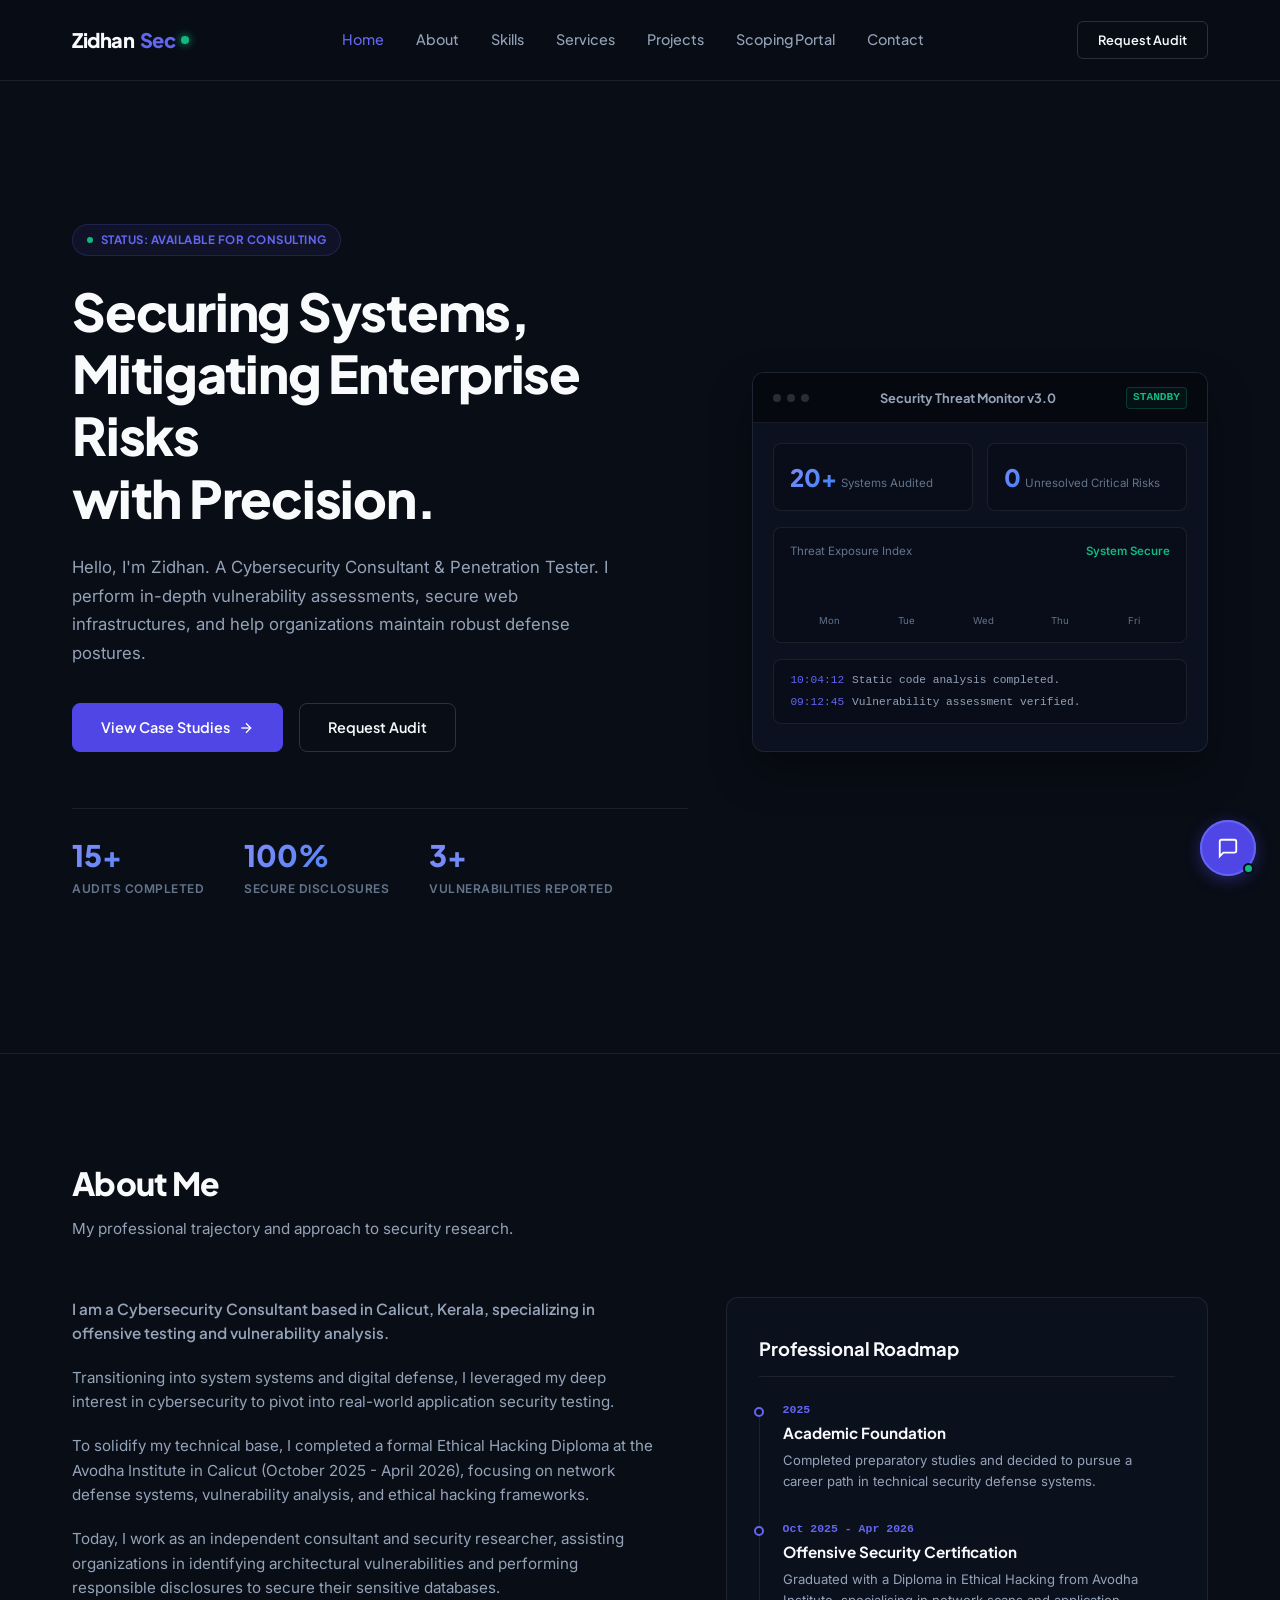
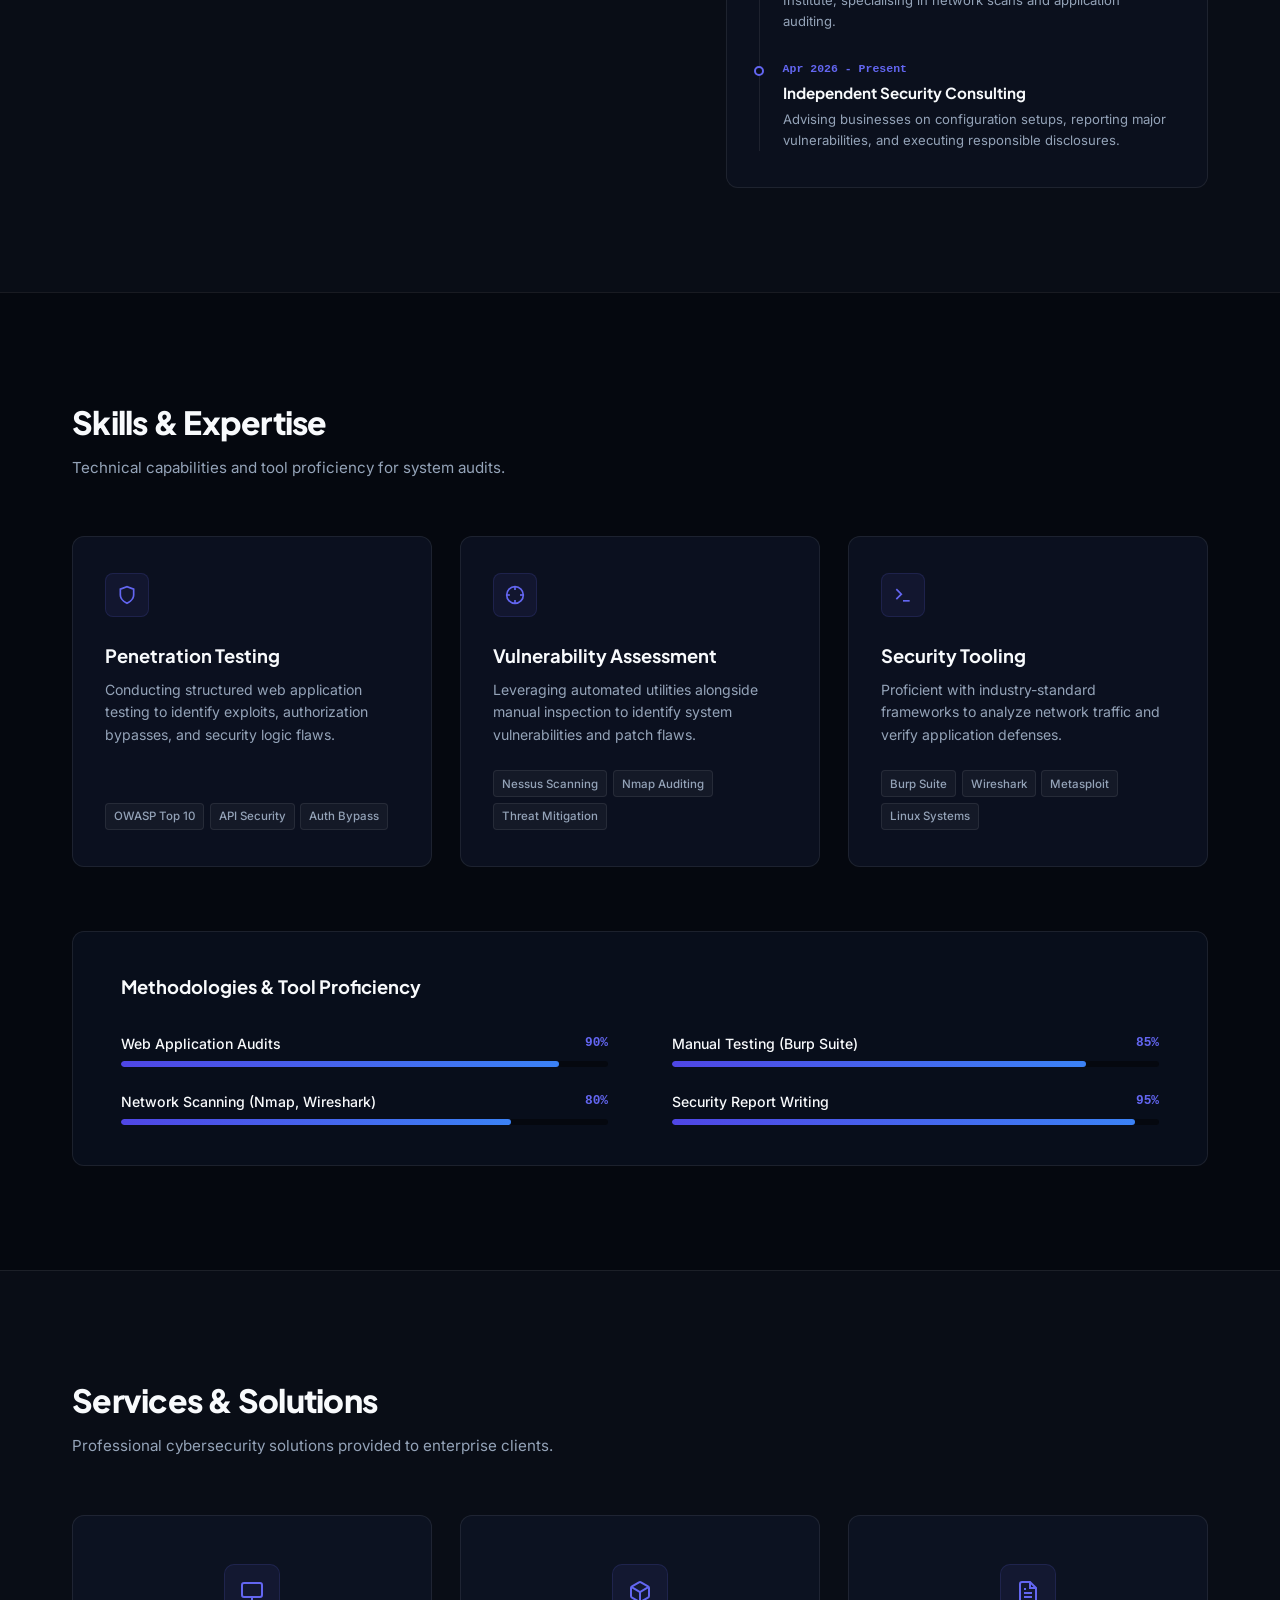
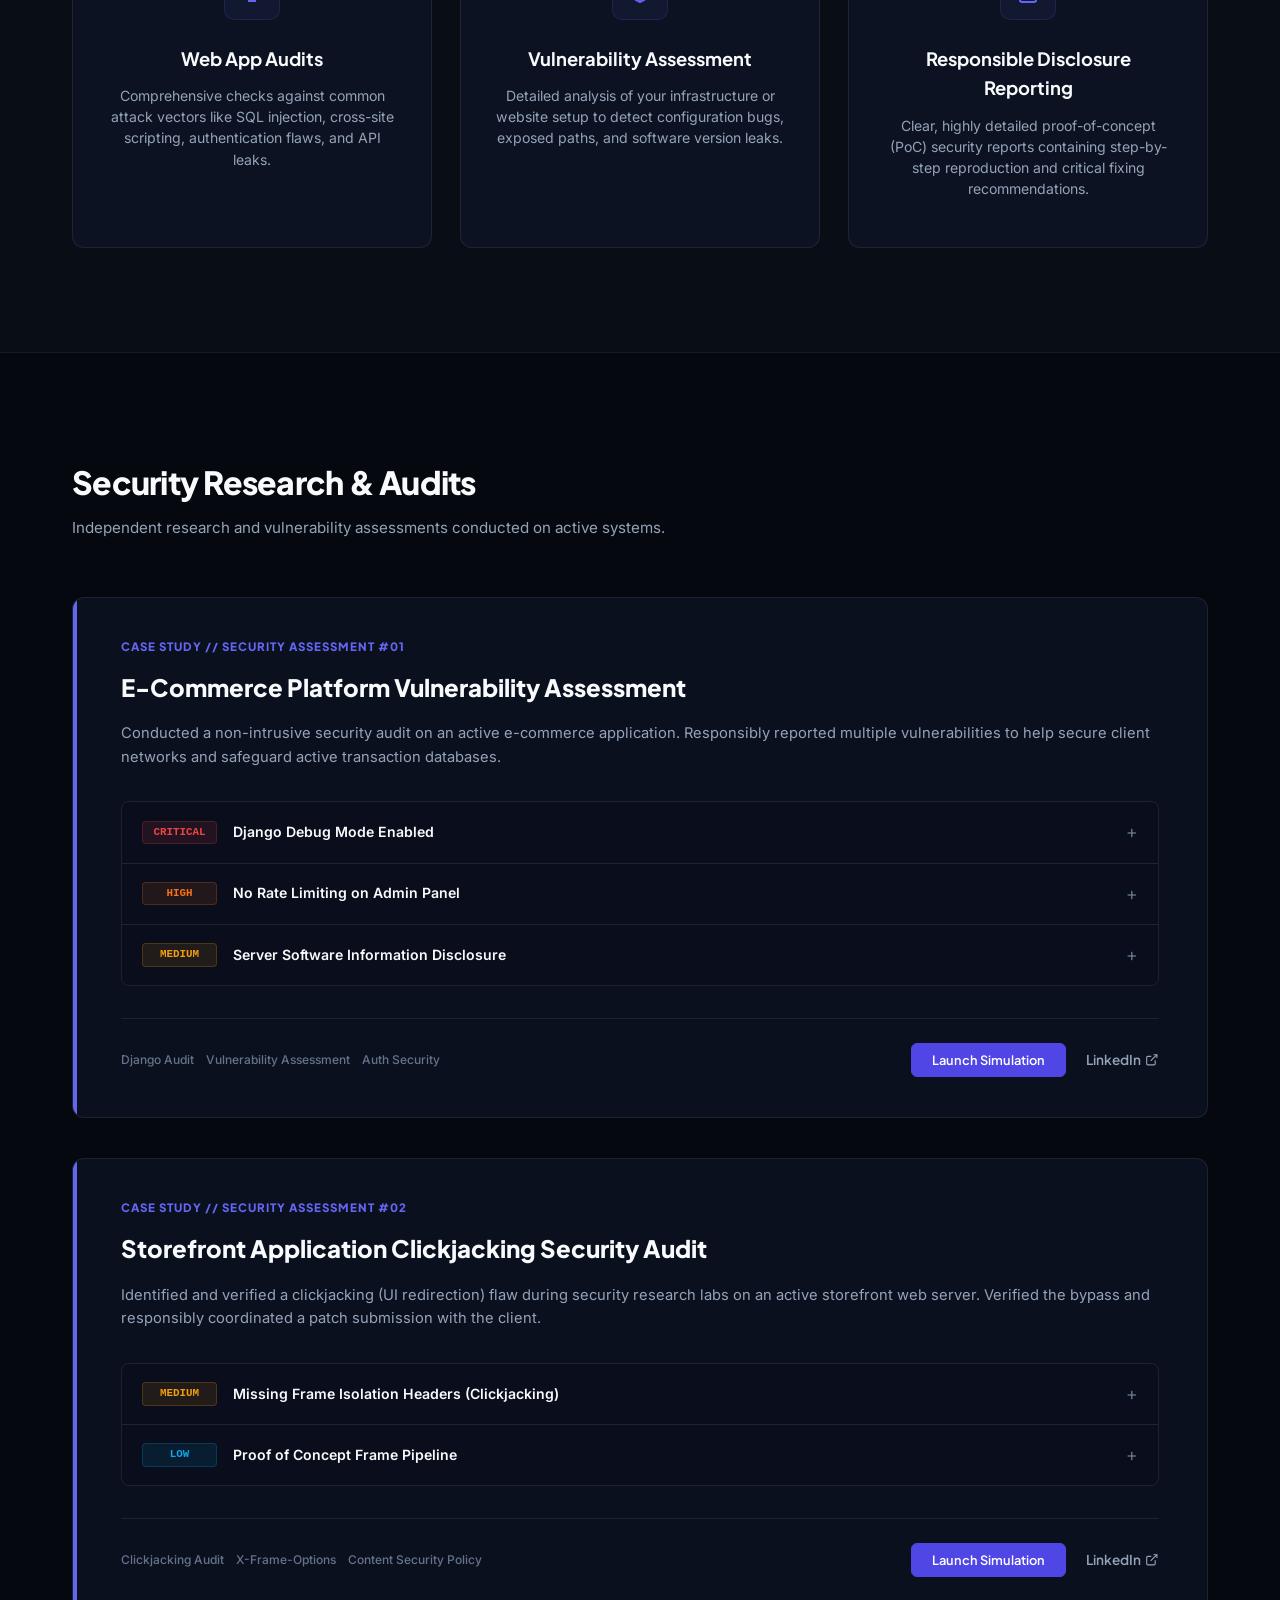
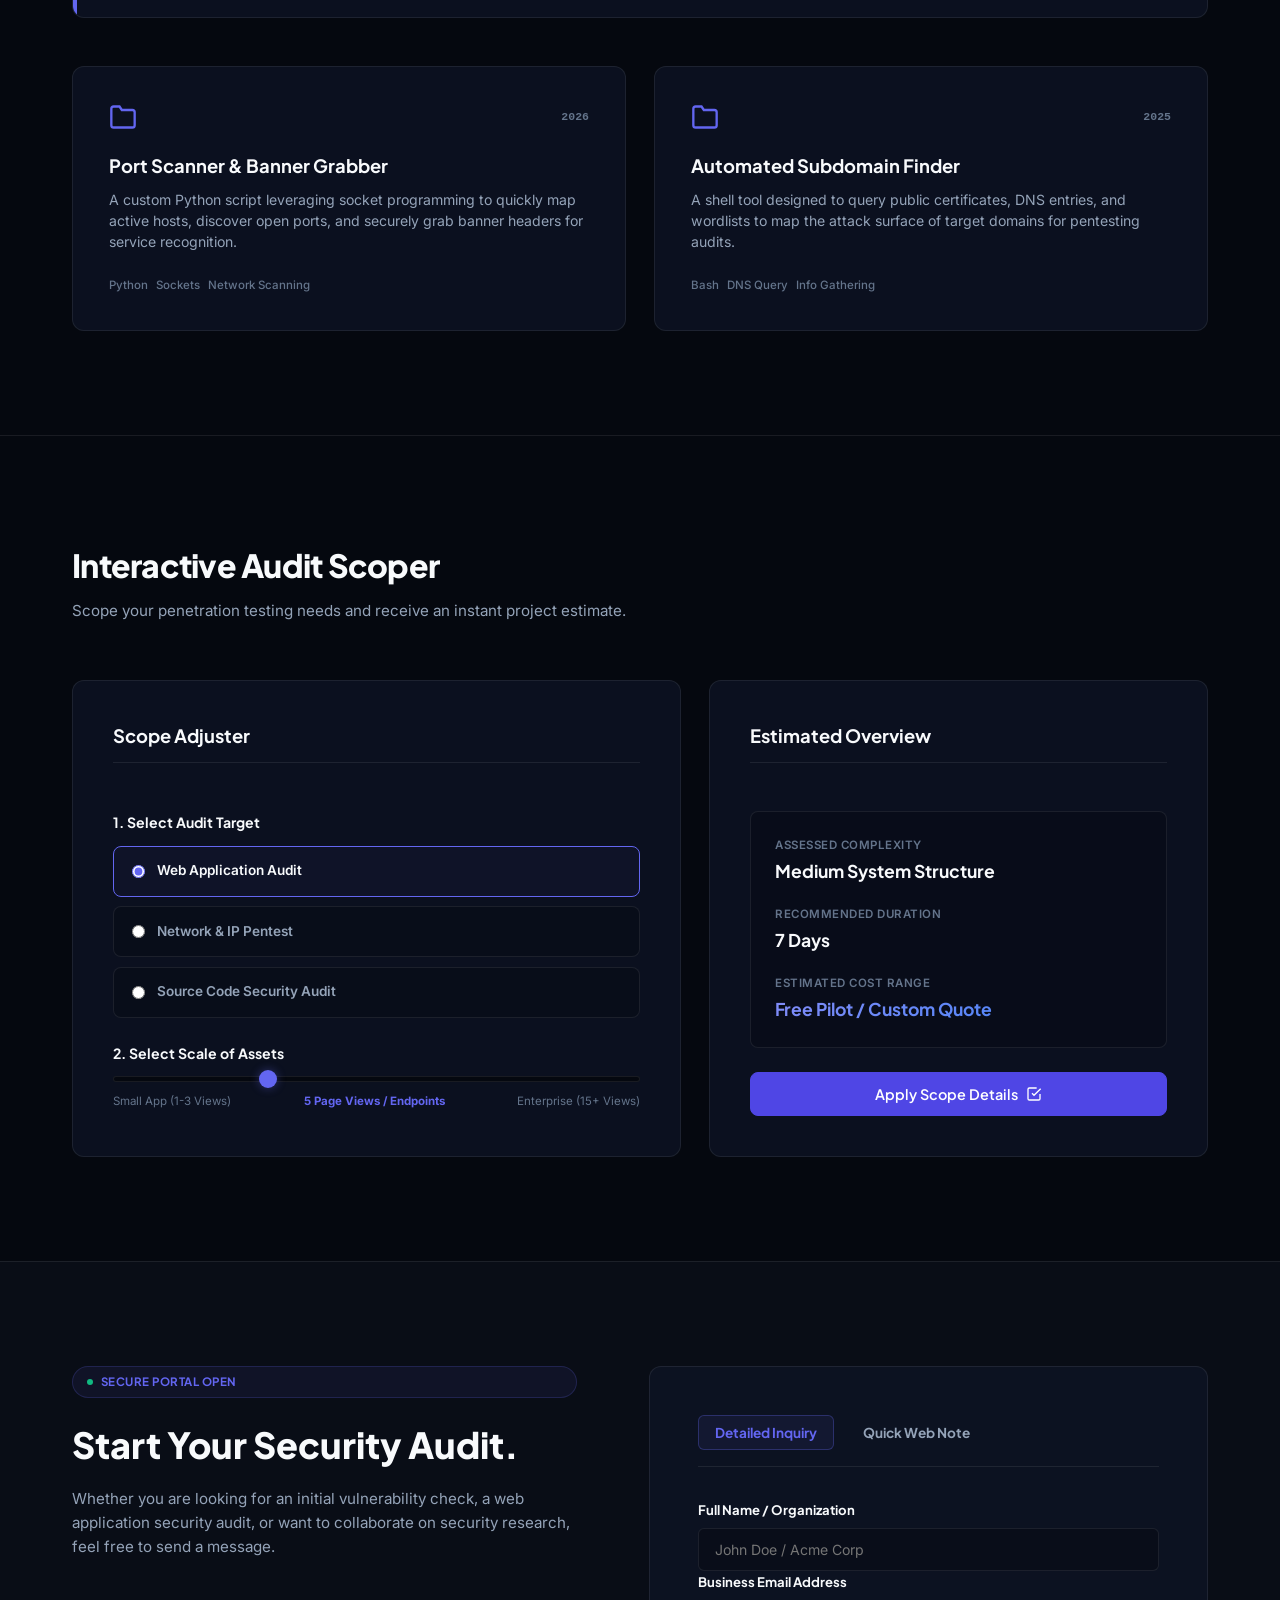
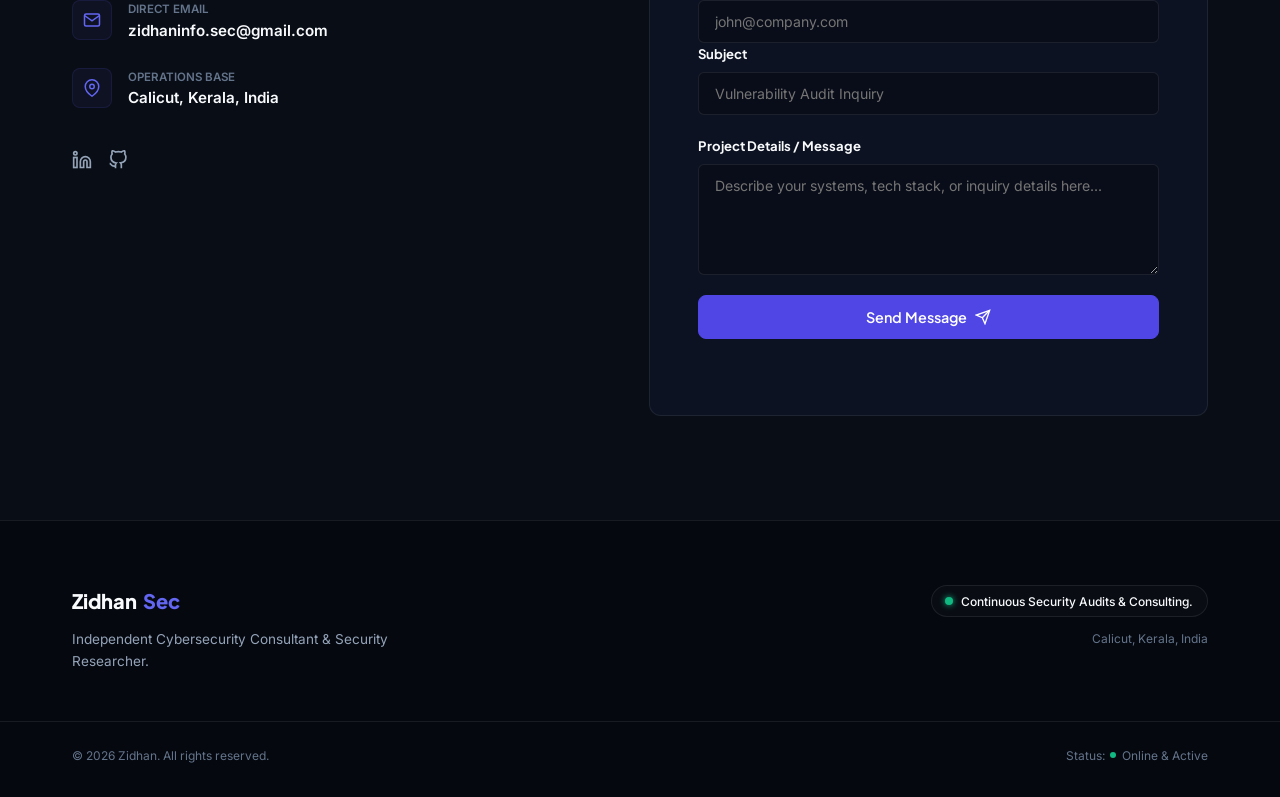
<file: index.html>
<!DOCTYPE html>
<html lang="en">
<head>
    <meta charset="UTF-8">
    <meta name="viewport" content="width=device-width, initial-scale=1.0">
    <title>Zidhan | Cybersecurity Consultant &amp; Security Researcher</title>
    <meta name="description" content="Portfolio of Zidhan, an independent Cybersecurity Consultant &amp; Ethical Hacker specializing in vulnerability assessment, web application penetration testing, and security audits.">
    <!-- Google Fonts -->
    <link rel="preconnect" href="https://fonts.googleapis.com">
    <link rel="preconnect" href="https://fonts.gstatic.com" crossorigin>
    <link href="https://fonts.googleapis.com/css2?family=Inter:wght@300;400;500;600;700;800&family=Plus+Jakarta+Sans:wght@300;400;500;600;700;800&display=swap" rel="stylesheet">
    <!-- CSS stylesheet -->
    <link rel="stylesheet" href="style.css">
</head>
<body>
    <!-- Background glow effect -->
    <div class="bg-gradient-glow"></div>

    <!-- Header Navigation -->
    <header class="header">
        <div class="container nav-container">
            <a href="#" class="logo">
                <span class="logo-brand">Zidhan</span><span class="logo-accent">Sec</span>
                <span class="status-dot pulsing"></span>
            </a>
            
            <nav class="nav-menu">
                <a href="#hero" class="nav-link active">Home</a>
                <a href="#about" class="nav-link">About</a>
                <a href="#skills" class="nav-link">Skills</a>
                <a href="#services" class="nav-link">Services</a>
                <a href="#projects" class="nav-link">Projects</a>
                <a href="#scoping" class="nav-link">Scoping Portal</a>
                <a href="#contact" class="nav-link">Contact</a>
            </nav>

            <div class="header-actions">
                <a href="#contact" class="btn btn-outline btn-sm">Request Audit</a>
                <button class="mobile-nav-toggle" aria-label="Toggle navigation">
                    <span class="bar"></span>
                    <span class="bar"></span>
                    <span class="bar"></span>
                </button>
            </div>
        </div>
    </header>

    <main>
        <!-- Hero Section -->
        <section id="hero" class="hero-section section-padding">
            <div class="container hero-grid">
                <div class="hero-content">
                    <div class="badge-corporate">
                        <span class="badge-ping"></span>
                        <span class="badge-text" id="hero-status-badge">Loading status...</span>
                    </div>
                    <h1 class="hero-title" id="hero-title">
                        Loading title...
                    </h1>
                    <p class="hero-subtitle" id="hero-subtitle">
                        Loading subtitle...
                    </p>
                    <div class="hero-actions">
                        <a href="#projects" class="btn btn-primary">
                            <span>View Case Studies</span>
                            <svg class="btn-icon" viewBox="0 0 24 24" fill="none" stroke="currentColor" stroke-width="2"><line x1="5" y1="12" x2="19" y2="12"></line><polyline points="12 5 19 12 12 19"></polyline></svg>
                        </a>
                        <a href="#contact" class="btn btn-outline">
                            <span>Request Audit</span>
                        </a>
                    </div>
                    <div class="hero-stats" id="hero-stats">
                        <!-- Populated dynamically -->
                    </div>
                </div>

                <!-- Professional Security Metrics Dashboard -->
                <div class="dashboard-widget-container">
                    <div class="dashboard-header">
                        <div class="dashboard-controls">
                            <span class="control-dot"></span>
                            <span class="control-dot"></span>
                            <span class="control-dot"></span>
                        </div>
                        <div class="dashboard-title">Security Threat Monitor v3.0</div>
                        <span class="dashboard-badge">STANDBY</span>
                    </div>
                    <div class="dashboard-body">
                        <div class="dashboard-stats-grid">
                            <div class="stat-card">
                                <span class="stat-num text-gradient">20+</span>
                                <span class="stat-desc">Systems Audited</span>
                            </div>
                            <div class="stat-card">
                                <span class="stat-num text-gradient">0</span>
                                <span class="stat-desc">Unresolved Critical Risks</span>
                            </div>
                        </div>
                        <div class="dashboard-chart-wrap">
                            <div class="chart-header">
                                <span>Threat Exposure Index</span>
                                <span class="chart-legend">System Secure</span>
                            </div>
                            <div class="chart-bars">
                                <div class="chart-bar-item"><div class="bar-fill" style="height: 25%;"></div><span>Mon</span></div>
                                <div class="chart-bar-item"><div class="bar-fill" style="height: 12%;"></div><span>Tue</span></div>
                                <div class="chart-bar-item"><div class="bar-fill" style="height: 8%;"></div><span>Wed</span></div>
                                <div class="chart-bar-item"><div class="bar-fill" style="height: 5%;"></div><span>Thu</span></div>
                                <div class="chart-bar-item"><div class="bar-fill" style="height: 2%;"></div><span>Fri</span></div>
                            </div>
                        </div>
                        <div class="dashboard-feed" id="dashboard-feed-log">
                            <div class="feed-item"><span class="feed-time">10:04:12</span> <span class="feed-msg">Static code analysis completed.</span></div>
                            <div class="feed-item"><span class="feed-time">09:12:45</span> <span class="feed-msg">Vulnerability assessment verified.</span></div>
                        </div>
                    </div>
                </div>
            </div>
        </section>

        <!-- About Me Section -->
        <section id="about" class="about-section section-padding border-top-glow">
            <div class="container">
                <div class="section-header">
                    <h2 class="section-title">About Me</h2>
                    <p class="section-desc">My professional trajectory and approach to security research.</p>
                </div>
                <div class="about-grid">
                    <div class="about-bio" id="about-bio">
                        <!-- Populated dynamically -->
                    </div>

                    <div class="about-timeline-card">
                        <h3 class="card-title-glow">Professional Roadmap</h3>
                        <div class="timeline" id="about-timeline">
                            <!-- Populated dynamically -->
                        </div>
                    </div>
                </div>
            </div>
        </section>

        <!-- Skills and Expertise Section -->
        <section id="skills" class="skills-section section-padding border-top-glow bg-darker">
            <div class="container">
                <div class="section-header">
                    <h2 class="section-title">Skills &amp; Expertise</h2>
                    <p class="section-desc">Technical capabilities and tool proficiency for system audits.</p>
                </div>
                <div class="skills-grid" id="skills-grid">
                    <!-- Populated dynamically -->
                </div>

                <!-- Skill Metric Meters -->
                <div class="skills-metrics-wrap">
                    <h3 class="metrics-title">Methodologies &amp; Tool Proficiency</h3>
                    <div class="metrics-grid">
                        <div class="metric-item">
                            <div class="metric-info">
                                <span class="metric-name">Web Application Audits</span>
                                <span class="metric-pct">90%</span>
                            </div>
                            <div class="metric-bar-bg">
                                <div class="metric-bar-fill" style="width: 90%;"></div>
                            </div>
                        </div>
                        <div class="metric-item">
                            <div class="metric-info">
                                <span class="metric-name">Manual Testing (Burp Suite)</span>
                                <span class="metric-pct">85%</span>
                            </div>
                            <div class="metric-bar-bg">
                                <div class="metric-bar-fill" style="width: 85%;"></div>
                            </div>
                        </div>
                        <div class="metric-item">
                            <div class="metric-info">
                                <span class="metric-name">Network Scanning (Nmap, Wireshark)</span>
                                <span class="metric-pct">80%</span>
                            </div>
                            <div class="metric-bar-bg">
                                <div class="metric-bar-fill" style="width: 80%;"></div>
                            </div>
                        </div>
                        <div class="metric-item">
                            <div class="metric-info">
                                <span class="metric-name">Security Report Writing</span>
                                <span class="metric-pct">95%</span>
                            </div>
                            <div class="metric-bar-bg">
                                <div class="metric-bar-fill" style="width: 95%;"></div>
                            </div>
                        </div>
                    </div>
                </div>
            </div>
        </section>

        <!-- Services Section -->
        <section id="services" class="services-section section-padding border-top-glow">
            <div class="container">
                <div class="section-header">
                    <h2 class="section-title">Services &amp; Solutions</h2>
                    <p class="section-desc">Professional cybersecurity solutions provided to enterprise clients.</p>
                </div>
                <div class="services-grid" id="services-grid">
                    <!-- Populated dynamically -->
                </div>
            </div>
        </section>

        <!-- Projects & Research Section -->
        <section id="projects" class="projects-section section-padding border-top-glow bg-darker">
            <div class="container">
                <div class="section-header">
                    <h2 class="section-title">Security Research &amp; Audits</h2>
                    <p class="section-desc">Independent research and vulnerability assessments conducted on active systems.</p>
                </div>

                <div class="projects-featured" id="projects-featured">
                    <!-- Populated dynamically -->
                </div>

                <!-- Secondary Projects Grid -->
                <div class="projects-grid" style="margin-top: 2.5rem;">
                    <div class="project-card">
                        <div class="project-card-header">
                            <svg class="project-folder-icon" viewBox="0 0 24 24" fill="none" stroke="currentColor" stroke-width="2"><path d="M22 19a2 2 0 0 1-2 2H4a2 2 0 0 1-2-2V5a2 2 0 0 1 2-2h5l2 3h9a2 2 0 0 1 2 2z"></path></svg>
                            <span class="project-year">2026</span>
                        </div>
                        <h4 class="project-card-title">Port Scanner &amp; Banner Grabber</h4>
                        <p class="project-card-text">A custom Python script leveraging socket programming to quickly map active hosts, discover open ports, and securely grab banner headers for service recognition.</p>
                        <div class="project-card-tags">
                            <span>Python</span>
                            <span>Sockets</span>
                            <span>Network Scanning</span>
                        </div>
                    </div>
                    <div class="project-card">
                        <div class="project-card-header">
                            <svg class="project-folder-icon" viewBox="0 0 24 24" fill="none" stroke="currentColor" stroke-width="2"><path d="M22 19a2 2 0 0 1-2 2H4a2 2 0 0 1-2-2V5a2 2 0 0 1 2-2h5l2 3h9a2 2 0 0 1 2 2z"></path></svg>
                            <span class="project-year">2025</span>
                        </div>
                        <h4 class="project-card-title">Automated Subdomain Finder</h4>
                        <p class="project-card-text">A shell tool designed to query public certificates, DNS entries, and wordlists to map the attack surface of target domains for pentesting audits.</p>
                        <div class="project-card-tags">
                            <span>Bash</span>
                            <span>DNS Query</span>
                            <span>Info Gathering</span>
                        </div>
                    </div>
                </div>
            </div>
        </section>

        <!-- Client Portal / Scope Calculator Section -->
        <section id="scoping" class="scoping-section section-padding border-top-glow bg-darker">
            <div class="container">
                <div class="section-header">
                    <h2 class="section-title">Interactive Audit Scoper</h2>
                    <p class="section-desc">Scope your penetration testing needs and receive an instant project estimate.</p>
                </div>
                
                <div class="scoping-grid">
                    <div class="scoping-selector-card">
                        <h3 class="card-title-glow">Scope Adjuster</h3>
                        
                        <div class="scoping-form-group">
                            <label class="scoping-label">1. Select Audit Target</label>
                            <div class="scoping-options">
                                <label class="scoping-option active">
                                    <input type="radio" name="audit-target" value="webapp" checked>
                                    <span>Web Application Audit</span>
                                </label>
                                <label class="scoping-option">
                                    <input type="radio" name="audit-target" value="network">
                                    <span>Network &amp; IP Pentest</span>
                                </label>
                                <label class="scoping-option">
                                    <input type="radio" name="audit-target" value="codereview">
                                    <span>Source Code Security Audit</span>
                                </label>
                            </div>
                        </div>
                        
                        <div class="scoping-form-group">
                            <label class="scoping-label">2. Select Scale of Assets</label>
                            <div class="scoping-slider-wrap">
                                <input type="range" id="scoping-assets-slider" min="1" max="15" value="5" class="scoping-slider">
                                <div class="slider-labels">
                                    <span>Small App (1-3 Views)</span>
                                    <span id="slider-current-val">Medium (5 Views)</span>
                                    <span>Enterprise (15+ Views)</span>
                                </div>
                            </div>
                        </div>
                    </div>
                    
                    <div class="scoping-results-card">
                        <h3 class="card-title-glow">Estimated Overview</h3>
                        <div class="results-grid">
                            <div class="result-item">
                                <span class="result-label">Assessed Complexity</span>
                                <span class="result-val" id="result-complexity">Medium Risk Profile</span>
                            </div>
                            <div class="result-item">
                                <span class="result-label">Recommended Duration</span>
                                <span class="result-val" id="result-duration">5 Days</span>
                            </div>
                            <div class="result-item">
                                <span class="result-label">Estimated Cost Range</span>
                                <span class="result-val text-gradient" id="result-cost">Free / Custom Quote</span>
                            </div>
                        </div>
                        <button class="btn btn-primary btn-block" id="apply-scope-btn">
                            <span>Apply Scope Details</span>
                            <svg class="btn-icon" viewBox="0 0 24 24" fill="none" stroke="currentColor" stroke-width="2"><polyline points="9 11 12 14 22 4"></polyline><path d="M21 12v7a2 2 0 0 1-2 2H5a2 2 0 0 1-2-2V5a2 2 0 0 1 2-2h11"></path></svg>
                        </button>
                    </div>
                </div>
            </div>
        </section>

        <!-- Contact Section -->
        <section id="contact" class="contact-section section-padding border-top-glow">
            <div class="container contact-container">
                <div class="contact-info">
                    <div class="badge-corporate">
                        <span class="badge-ping"></span>
                        <span class="badge-text">SECURE PORTAL OPEN</span>
                    </div>
                    <h2 class="contact-title">Start Your Security Audit.</h2>
                    <p class="contact-text">
                        Whether you are looking for an initial vulnerability check, a web application security audit, or want to collaborate on security research, feel free to send a message.
                    </p>
                    <div class="contact-details">
                        <div class="contact-detail-item">
                            <div class="detail-icon">
                                <svg viewBox="0 0 24 24" fill="none" stroke="currentColor" stroke-width="2"><path d="M4 4h16c1.1 0 2 .9 2 2v12c0 1.1-.9 2-2 2H4c-1.1 0-2-.9-2-2V6c0-1.1.9-2 2-2z"></path><polyline points="22,6 12,13 2,6"></polyline></svg>
                            </div>
                            <div>
                                <div class="detail-label">Direct Email</div>
                                <a href="mailto:zidhaninfo.sec@gmail.com" class="detail-value">zidhaninfo.sec@gmail.com</a>
                            </div>
                        </div>
                        <div class="contact-detail-item">
                            <div class="detail-icon">
                                <svg viewBox="0 0 24 24" fill="none" stroke="currentColor" stroke-width="2"><path d="M21 10c0 7-9 13-9 13s-9-6-9-13a9 9 0 0 1 18 0z"></path><circle cx="12" cy="10" r="3"></circle></svg>
                            </div>
                            <div>
                                <div class="detail-label">Operations Base</div>
                                <div class="detail-value">Calicut, Kerala, India</div>
                            </div>
                        </div>
                    </div>
                    <div class="social-links">
                        <a href="https://www.linkedin.com/in/muhammad-zidhan-508b98357" target="_blank" rel="noopener noreferrer" aria-label="LinkedIn Profile">
                            <svg viewBox="0 0 24 24" fill="none" stroke="currentColor" stroke-width="2" class="social-icon"><path d="M16 8a6 6 0 0 1 6 6v7h-4v-7a2 2 0 0 0-2-2 2 2 0 0 0-2 2v7h-4v-7a6 6 0 0 1 6-6z"></path><rect x="2" y="9" width="4" height="12"></rect><circle cx="4" cy="4" r="2"></circle></svg>
                        </a>
                        <a href="#" aria-label="GitHub Profile">
                            <svg viewBox="0 0 24 24" fill="none" stroke="currentColor" stroke-width="2" class="social-icon"><path d="M9 19c-5 1.5-5-2.5-7-3m14 6v-3.87a3.37 3.37 0 0 0-.94-2.61c3.14-.35 6.44-1.54 6.44-7A5.44 5.44 0 0 0 20 4.77 5.07 5.07 0 0 0 19.91 1S18.73.65 16 2.48a13.38 13.38 0 0 0-7 0C6.27.65 5.09 1 5.09 1A5.07 5.07 0 0 0 5 4.77a5.44 5.44 0 0 0-1.5 3.78c0 5.42 3.3 6.61 6.44 7A3.37 3.37 0 0 0 9 18.13V22"></path></svg>
                        </a>
                    </div>
                </div>

                <!-- Styled Contact Form -->
                <div class="contact-form-card">
                    <div class="contact-form-tabs">
                        <button type="button" class="form-tab active" id="tab-audit-inquiry">Detailed Inquiry</button>
                        <button type="button" class="form-tab" id="tab-quick-note">Quick Web Note</button>
                    </div>
                    <form id="contact-form" class="cyber-form">
                        <!-- Group details so they can be hidden dynamically -->
                        <div id="contact-detailed-fields">
                            <div class="form-row">
                                <div class="form-group">
                                    <label for="form-name">Full Name / Organization</label>
                                    <input type="text" id="form-name" required placeholder="John Doe / Acme Corp">
                                </div>
                            </div>
                            <div class="form-row">
                                <div class="form-group">
                                    <label for="form-email">Business Email Address</label>
                                    <input type="email" id="form-email" required placeholder="john@company.com">
                                </div>
                            </div>
                            <div class="form-row">
                                <div class="form-group">
                                    <label for="form-subject">Subject</label>
                                    <input type="text" id="form-subject" required placeholder="Vulnerability Audit Inquiry">
                                </div>
                            </div>
                        </div>
                        <div class="form-row">
                            <div class="form-group">
                                <label for="form-message" id="message-field-label">Project Details / Message</label>
                                <textarea id="form-message" rows="5" required placeholder="Describe your systems, tech stack, or inquiry details here..."></textarea>
                            </div>
                        </div>
                        <button type="submit" class="btn btn-primary btn-block">
                            <span>Send Message</span>
                            <svg class="btn-icon" viewBox="0 0 24 24" fill="none" stroke="currentColor" stroke-width="2"><line x1="22" y1="2" x2="11" y2="13"></line><polygon points="22 2 15 22 11 13 2 9 22 2"></polygon></svg>
                        </button>
                        <div id="form-status" class="form-status"></div>
                    </form>
                </div>
            </div>
        </section>
    </main>

    <!-- Footer -->
    <footer class="footer">
        <div class="container footer-grid">
            <div>
                <div class="footer-logo">
                    <span class="logo-brand">Zidhan</span><span class="logo-accent">Sec</span>
                </div>
                <p class="footer-desc">Independent Cybersecurity Consultant &amp; Security Researcher.</p>
            </div>
            <div class="footer-status-pnl">
                <div class="status-indicator">
                    <span class="status-dot green"></span>
                    <span>Continuous Security Audits &amp; Consulting.</span>
                </div>
                <p class="footer-tagline">Calicut, Kerala, India</p>
            </div>
        </div>
        <div class="footer-bottom">
            <div class="container footer-bottom-flex">
                <p>&copy; 2026 Zidhan. All rights reserved.</p>
                <p class="footer-status-tag">Status: <span class="status-indicator-dot online inline"></span> Online &amp; Active</p>
            </div>
        </div>
    </footer>

    <!-- VAPT Simulator Modal -->
    <div id="vapt-modal" class="modal">
        <div class="modal-content">
            <div class="modal-header">
                <div class="terminal-buttons">
                    <span class="term-btn red close-modal" id="modal-close-btn"></span>
                    <span class="term-btn yellow"></span>
                    <span class="term-btn green"></span>
                </div>
                <div class="modal-title" id="modal-title-text">Security Incident Simulation Lab</div>
                <div class="modal-status" id="modal-status-text">READY</div>
            </div>
            <div class="modal-body" id="modal-terminal-body">
                <!-- Exploit steps are dynamically printed here -->
            </div>
        </div>
    </div>

    <!-- Client Messaging Widget -->
    <div class="client-messenger" id="client-messenger">
        <!-- Launcher Button -->
        <button class="messenger-launcher" id="messenger-launcher" aria-label="Open message menu">
            <span class="pulse-ring"></span>
            <svg class="launcher-icon" viewBox="0 0 24 24" fill="none" stroke="currentColor" stroke-width="2">
                <path d="M21 15a2 2 0 0 1-2 2H7l-4 4V5a2 2 0 0 1 2-2h14a2 2 0 0 1 2 2z"></path>
            </svg>
            <span class="online-dot"></span>
        </button>

        <!-- Chat Panel -->
        <div class="messenger-panel" id="messenger-panel">
            <div class="messenger-header">
                <div class="messenger-profile">
                    <span class="status-indicator-dot online"></span>
                    <div class="messenger-info">
                        <h4 class="messenger-name">Zidhan (Security Consultant)</h4>
                        <span class="messenger-status">Available for Consulting</span>
                    </div>
                </div>
                <button class="messenger-close" id="messenger-close" aria-label="Close message menu">&times;</button>
            </div>
            
            <div class="messenger-body" id="messenger-body">
                <!-- Welcome Dialogue -->
                <div class="chat-msg system">
                    <p>SYSTEM: Secure chat channel active.</p>
                </div>
                <div class="chat-msg recipient">
                    <p>Hi! I'm Zidhan. Ready to secure your systems? Choose a template below or type your message directly.</p>
                </div>
                
                <!-- Quick Options -->
                <div class="quick-options-container" id="quick-options-group">
                    <button class="quick-option-btn" data-type="audit">🔍 Scoping Inquiry</button>
                    <button class="quick-option-btn" data-type="disclosure">⚠️ Disclosure Case</button>
                    <button class="quick-option-btn" data-type="general">💼 Consulting Hire</button>
                </div>

                <!-- Input area -->
                <div class="messenger-input-area" id="messenger-input-area">
                    <div class="input-row">
                        <input type="text" id="messenger-name-input" placeholder="Your Name / Organization (Optional)">
                    </div>
                    <div class="input-row">
                        <textarea id="messenger-text-input" rows="3" placeholder="Type message here..." required></textarea>
                    </div>
                    <button class="btn btn-primary btn-sm btn-block" id="messenger-submit-btn">
                        <span>Send Message</span>
                    </button>
                </div>

                <!-- Transmission Screen (hidden initially) -->
                <div class="messenger-transmission-area hidden" id="messenger-transmission-area">
                    <div class="chat-msg system success">
                        <p>[SUCCESS] Message saved to Admin Panel.</p>
                    </div>
                    <p class="trans-desc">Your message has been received! You can also optionally forward it via WhatsApp or Email below for an instant response.</p>
                    <div class="trans-options">
                        <!-- WhatsApp button -->
                        <a href="#" target="_blank" class="trans-btn whatsapp" id="trans-whatsapp-btn">
                            <svg class="trans-icon" viewBox="0 0 24 24" fill="currentColor" style="width:1.1rem; height:1.1rem; vertical-align:middle; margin-right:6px;"><path d="M17.472 14.382c-.297-.149-1.758-.867-2.03-.967-.273-.099-.471-.148-.67.15-.197.297-.767.966-.94 1.164-.173.199-.347.223-.644.075-.297-.15-1.255-.463-2.39-1.475-.883-.788-1.48-1.761-1.653-2.059-.173-.297-.018-.458.13-.606.134-.133.298-.347.446-.52.149-.174.198-.298.298-.497.099-.198.05-.371-.025-.52-.075-.149-.669-1.612-.916-2.207-.242-.579-.487-.5-.669-.51-.173-.008-.371-.01-.57-.01-.198 0-.52.074-.792.372-.272.297-1.04 1.016-1.04 2.479 0 1.462 1.065 2.875 1.213 3.074.149.198 2.096 3.2 5.077 4.487.709.306 1.262.489 1.694.625.712.227 1.36.195 1.871.118.571-.085 1.758-.719 2.006-1.413.248-.694.248-1.289.173-1.413-.074-.124-.272-.198-.57-.347m-5.421 7.403h-.004a9.87 9.87 0 01-5.031-1.378l-.361-.214-3.741.982.998-3.648-.235-.374a9.86 9.86 0 01-1.51-5.26c.001-5.45 4.436-9.884 9.888-9.884 2.64 0 5.122 1.03 6.988 2.898a9.825 9.825 0 012.893 6.994c-.003 5.45-4.437 9.884-9.885 9.884m8.413-18.297A11.815 11.815 0 0012.05 0C5.495 0 .16 5.335.157 11.892c0 2.096.547 4.142 1.588 5.945L0 24l6.335-1.662c1.746.953 3.71 1.455 5.703 1.456h.008c6.554 0 11.89-5.335 11.893-11.893a11.821 11.821 0 00-3.48-8.413z"/></svg>
                            <span>Transmit via WhatsApp</span>
                        </a>
                        <!-- Email button -->
                        <a href="#" class="trans-btn email" id="trans-email-btn">
                            <svg class="trans-icon" viewBox="0 0 24 24" fill="none" stroke="currentColor" stroke-width="2" style="width:1.1rem; height:1.1rem; vertical-align:middle; margin-right:6px;"><path d="M4 4h16c1.1 0 2 .9 2 2v12c0 1.1-.9 2-2 2H4c-1.1 0-2-.9-2-2V6c0-1.1.9-2 2-2z"></path><polyline points="22,6 12,13 2,6"></polyline></svg>
                            <span>Transmit via Email</span>
                        </a>
                        <!-- Reset/Start over button -->
                        <button class="btn btn-outline btn-sm" id="trans-reset-btn" style="margin-top: 0.75rem; width: 100%;">
                            <span>Start New Message</span>
                        </button>
                    </div>
                </div>
            </div>
        </div>
    </div>

    <!-- JS Scripts -->
    <script src="app.js"></script>
</body>
</html>
</file>
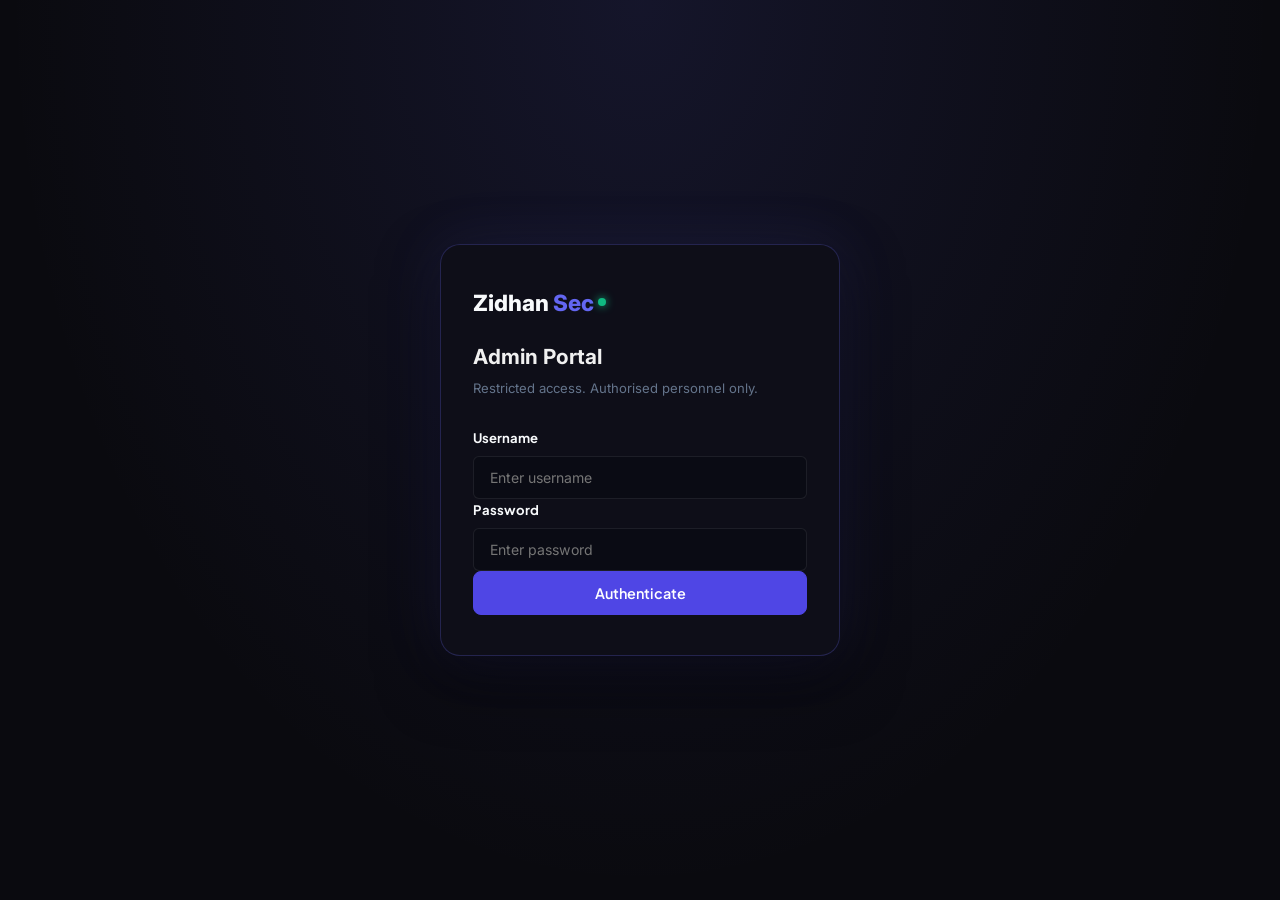
<file: admin.html>
<!DOCTYPE html>
<html lang="en">
<head>
    <meta charset="UTF-8">
    <meta name="viewport" content="width=device-width, initial-scale=1.0">
    <title>ZidhanSec | Admin Portal</title>
    <!-- Google Fonts -->
    <link rel="preconnect" href="https://fonts.googleapis.com">
    <link rel="preconnect" href="https://fonts.gstatic.com" crossorigin>
    <link href="https://fonts.googleapis.com/css2?family=Inter:wght@300;400;500;600;700;800&family=Plus+Jakarta+Sans:wght@300;400;500;600;700;800&display=swap" rel="stylesheet">
    <!-- CSS stylesheet -->
    <link rel="stylesheet" href="style.css">
</head>
<body class="admin-body">
    <!-- Background glow effect -->
    <div class="bg-gradient-glow"></div>

    <!-- ===================== LOGIN OVERLAY ===================== -->
    <div class="admin-login-overlay" id="admin-login-overlay">
        <div class="admin-login-card">
            <div class="login-logo">
                <span class="logo-brand">Zidhan</span><span class="logo-accent">Sec</span>
                <span class="status-dot pulsing"></span>
            </div>
            <h2 class="login-title">Admin Portal</h2>
            <p class="login-subtitle">Restricted access. Authorised personnel only.</p>
            <form id="admin-login-form" autocomplete="off">
                <div class="form-group">
                    <label for="login-username">Username</label>
                    <input type="text" id="login-username" placeholder="Enter username" autocomplete="off" required>
                </div>
                <div class="form-group">
                    <label for="login-password">Password</label>
                    <input type="password" id="login-password" placeholder="Enter password" autocomplete="off" required>
                </div>
                <div class="login-error hidden" id="login-error">❌ Invalid credentials. Try again.</div>
                <button type="submit" class="btn btn-primary btn-block" id="login-submit-btn">Authenticate</button>
            </form>
        </div>
    </div>
    <!-- ===================== END LOGIN OVERLAY ===================== -->


    <div class="admin-layout">
        <!-- Sidebar Navigation -->
        <aside class="admin-sidebar">
            <div class="sidebar-header">
                <a href="index.html" class="logo">
                    <span class="logo-brand">Zidhan</span><span class="logo-accent">Sec</span>
                </a>
                <span class="admin-badge">Admin Portal</span>
            </div>
            
            <nav class="sidebar-nav">
                <button class="nav-tab-btn active" id="tab-inbox-btn">
                    <svg class="nav-tab-icon" viewBox="0 0 24 24" fill="none" stroke="currentColor" stroke-width="2"><path d="M4 4h16c1.1 0 2 .9 2 2v12c0 1.1-.9 2-2 2H4c-1.1 0-2-.9-2-2V6c0-1.1.9-2 2-2z"></path><polyline points="22,6 12,13 2,6"></polyline></svg>
                    <span>Inquiry Inbox</span>
                    <span class="inbox-count" id="inbox-badge-count">0</span>
                </button>
                <button class="nav-tab-btn" id="tab-cms-btn">
                    <svg class="nav-tab-icon" viewBox="0 0 24 24" fill="none" stroke="currentColor" stroke-width="2"><path d="M11 4H4a2 2 0 0 0-2 2v14a2 2 0 0 0 2 2h14a2 2 0 0 0 2-2v-7"></path><path d="M18.5 2.5a2.121 2.121 0 1 1 3 3L12 15l-4 1 1-4 9.5-9.5z"></path></svg>
                    <span>Content Manager (CMS)</span>
                </button>
            </nav>

            <div class="sidebar-footer">
                <a href="index.html" class="btn btn-outline btn-sm btn-block">Back to Site</a>
                <button class="btn btn-sm btn-block" id="admin-logout-btn" style="margin-top:0.5rem; background: rgba(255,80,80,0.15); color: #ff6b6b; border: 1px solid rgba(255,80,80,0.3); border-radius: 8px; padding: 0.5rem; cursor:pointer; font-size:0.8rem; width:100%;">🔒 Logout</button>
            </div>
        </aside>

        <!-- Main Workspace Area -->
        <main class="admin-workspace">
            
            <!-- INBOX TAB VIEW -->
            <section class="admin-tab-content active" id="tab-inbox">
                <div class="tab-header-row">
                    <div>
                        <h2 class="workspace-title">Client Inquiry Inbox</h2>
                        <p class="workspace-subtitle">Manage client scope calculations and contact form submissions.</p>
                    </div>
                    <button class="btn btn-outline btn-sm" id="btn-clear-inbox">Clear All</button>
                </div>

                <div class="inbox-dashboard-grid">
                    <!-- Inbox Left Index List -->
                    <div class="inbox-list-pane">
                        <div class="list-search-wrap">
                            <input type="text" id="inbox-search" placeholder="Filter by sender name or email...">
                        </div>
                        <div class="inbox-index-list" id="inbox-index-list">
                            <!-- Populated dynamically -->
                            <div class="inbox-empty-state">No inquiries received yet.</div>
                        </div>
                    </div>

                    <!-- Inbox Right Details Reader -->
                    <div class="inbox-reader-pane" id="inbox-reader-pane">
                        <div class="reader-placeholder">
                            <svg class="placeholder-mail-icon" viewBox="0 0 24 24" fill="none" stroke="currentColor" stroke-width="1.5"><path d="M4 4h16c1.1 0 2 .9 2 2v12c0 1.1-.9 2-2 2H4c-1.1 0-2-.9-2-2V6c0-1.1.9-2 2-2z"></path><polyline points="22,6 12,13 2,6"></polyline></svg>
                            <p>Select an inquiry to read the details.</p>
                        </div>
                    </div>
                </div>
            </section>

            <!-- CMS EDITOR TAB VIEW -->
            <section class="admin-tab-content" id="tab-cms">
                <div class="tab-header-row">
                    <div>
                        <h2 class="workspace-title">Content Management System (CMS)</h2>
                        <p class="workspace-subtitle">Dynamically edit your website texts, statistics, biography, and featured cards.</p>
                    </div>
                    <div style="display:flex; gap: 0.5rem;">
                        <button class="btn btn-outline btn-sm" id="btn-export-config">Export config.json</button>
                        <button class="btn btn-primary btn-sm" id="btn-save-cms">Save Changes</button>
                    </div>
                </div>

                <div class="cms-editor-grid">
                    <!-- CMS Left: Edit Forms -->
                    <div class="cms-forms-pane">
                        <form id="cms-editor-form">
                            <!-- HERO SECTION EDITOR -->
                            <div class="editor-section-card">
                                <h3 class="editor-card-title">1. Hero Section Content</h3>
                                <div class="form-group">
                                    <label for="cms-hero-status">Status Badge Text</label>
                                    <input type="text" id="cms-hero-status" required>
                                </div>
                                <div class="form-group">
                                    <label for="cms-hero-title">Main Headline (Use \n for line breaks)</label>
                                    <textarea id="cms-hero-title" rows="2" required></textarea>
                                </div>
                                <div class="form-group">
                                    <label for="cms-hero-subtitle">Subtitle Paragraph</label>
                                    <textarea id="cms-hero-subtitle" rows="3" required></textarea>
                                </div>
                            </div>

                            <!-- STATS EDITOR -->
                            <div class="editor-section-card">
                                <h3 class="editor-card-title">2. Homepage Statistics</h3>
                                <div class="stats-editor-grid">
                                    <div class="stat-editor-row">
                                        <h4>Stat 1</h4>
                                        <input type="text" id="cms-stat-val-0" placeholder="Val (e.g. 15+)" required>
                                        <input type="text" id="cms-stat-lbl-0" placeholder="Label" required>
                                    </div>
                                    <div class="stat-editor-row">
                                        <h4>Stat 2</h4>
                                        <input type="text" id="cms-stat-val-1" placeholder="Val (e.g. 100%)" required>
                                        <input type="text" id="cms-stat-lbl-1" placeholder="Label" required>
                                    </div>
                                    <div class="stat-editor-row">
                                        <h4>Stat 3</h4>
                                        <input type="text" id="cms-stat-val-2" placeholder="Val (e.g. 3+)" required>
                                        <input type="text" id="cms-stat-lbl-2" placeholder="Label" required>
                                    </div>
                                </div>
                            </div>

                            <!-- ABOUT BIOGRAPHY EDITOR -->
                            <div class="editor-section-card">
                                <h3 class="editor-card-title">3. About Me Biography</h3>
                                <div class="form-group">
                                    <label for="cms-about-lead">Lead Statement (Bold text)</label>
                                    <input type="text" id="cms-about-lead" required>
                                </div>
                                <div class="form-group">
                                    <label for="cms-about-bio1">Bio Paragraph 1</label>
                                    <textarea id="cms-about-bio1" rows="3" required></textarea>
                                </div>
                                <div class="form-group">
                                    <label for="cms-about-bio2">Bio Paragraph 2</label>
                                    <textarea id="cms-about-bio2" rows="3" required></textarea>
                                </div>
                                <div class="form-group">
                                    <label for="cms-about-bio3">Bio Paragraph 3</label>
                                    <textarea id="cms-about-bio3" rows="3" required></textarea>
                                </div>
                            </div>
                        </form>
                    </div>

                    <!-- CMS Right: Help & Deployment Instructions -->
                    <div class="cms-help-pane">
                        <div class="help-card">
                            <h4>How to make updates permanent?</h4>
                            <p>Modifying fields on this page and clicking **Save Changes** updates your browser's local view immediately so you can test it.</p>
                            <p>To make the changes permanent for all public visitors on your live website, follow these steps:</p>
                            <ol class="help-steps">
                                <li>Modify the contents on this panel to your liking.</li>
                                <li>Click the **Export config.json** button at the top-right.</li>
                                <li>Save the downloaded `config.json` file inside your local folder, replacing the old `config.json`.</li>
                                <li>Run a Git Commit and Push to your repository:
                                    <pre class="code-pre">git add config.json
git commit -m "Update website content"
git push origin main</pre>
                                </li>
                            </ol>
                            <div class="alert-info-box">
                                <p><strong>Note:</strong> GitHub Pages may take 1-2 minutes to deploy the new file after you push.</p>
                            </div>
                        </div>
                    </div>
                </div>
            </section>

        </main>
    </div>

    <!-- JS Scripts -->
    <script src="app.js"></script>

    <!-- Admin Login Gate Script -->
    <script>
    (function() {
        const ADMIN_USER = 'zidhan';
        const ADMIN_PASS_HASH = '5994471abb01112afcc18159f6cc74b4f511b99806da59b3caf5a9c173cacfc5'; // sha256 of '12345'

        async function sha256(message) {
            const msgBuffer = new TextEncoder().encode(message);
            const hashBuffer = await crypto.subtle.digest('SHA-256', msgBuffer);
            const hashArray = Array.from(new Uint8Array(hashBuffer));
            return hashArray.map(b => b.toString(16).padStart(2, '0')).join('');
        }

        const overlay    = document.getElementById('admin-login-overlay');
        const layout     = document.querySelector('.admin-layout');
        const loginForm  = document.getElementById('admin-login-form');
        const errorBox   = document.getElementById('login-error');
        const logoutBtn  = document.getElementById('admin-logout-btn');

        function showPanel() {
            overlay.style.display = 'none';
            layout.style.display  = 'flex';
        }

        function showLogin() {
            overlay.style.display = 'flex';
            layout.style.display  = 'none';
        }

        // Check if already authenticated in this session
        if (sessionStorage.getItem('zs_admin_auth') === '1') {
            showPanel();
        } else {
            showLogin();
        }

        loginForm.addEventListener('submit', async function(e) {
            e.preventDefault();
            const user = document.getElementById('login-username').value.trim();
            const pass = document.getElementById('login-password').value;
            const passHash = await sha256(pass);

            if (user === ADMIN_USER && passHash === ADMIN_PASS_HASH) {
                sessionStorage.setItem('zs_admin_auth', '1');
                errorBox.classList.add('hidden');
                showPanel();
            } else {
                errorBox.classList.remove('hidden');
                document.getElementById('login-password').value = '';
            }
        });

        logoutBtn.addEventListener('click', function() {
            sessionStorage.removeItem('zs_admin_auth');
            showLogin();
            document.getElementById('login-username').value = '';
            document.getElementById('login-password').value = '';
        });
    })();
    </script>
</body>
</html>
</file>
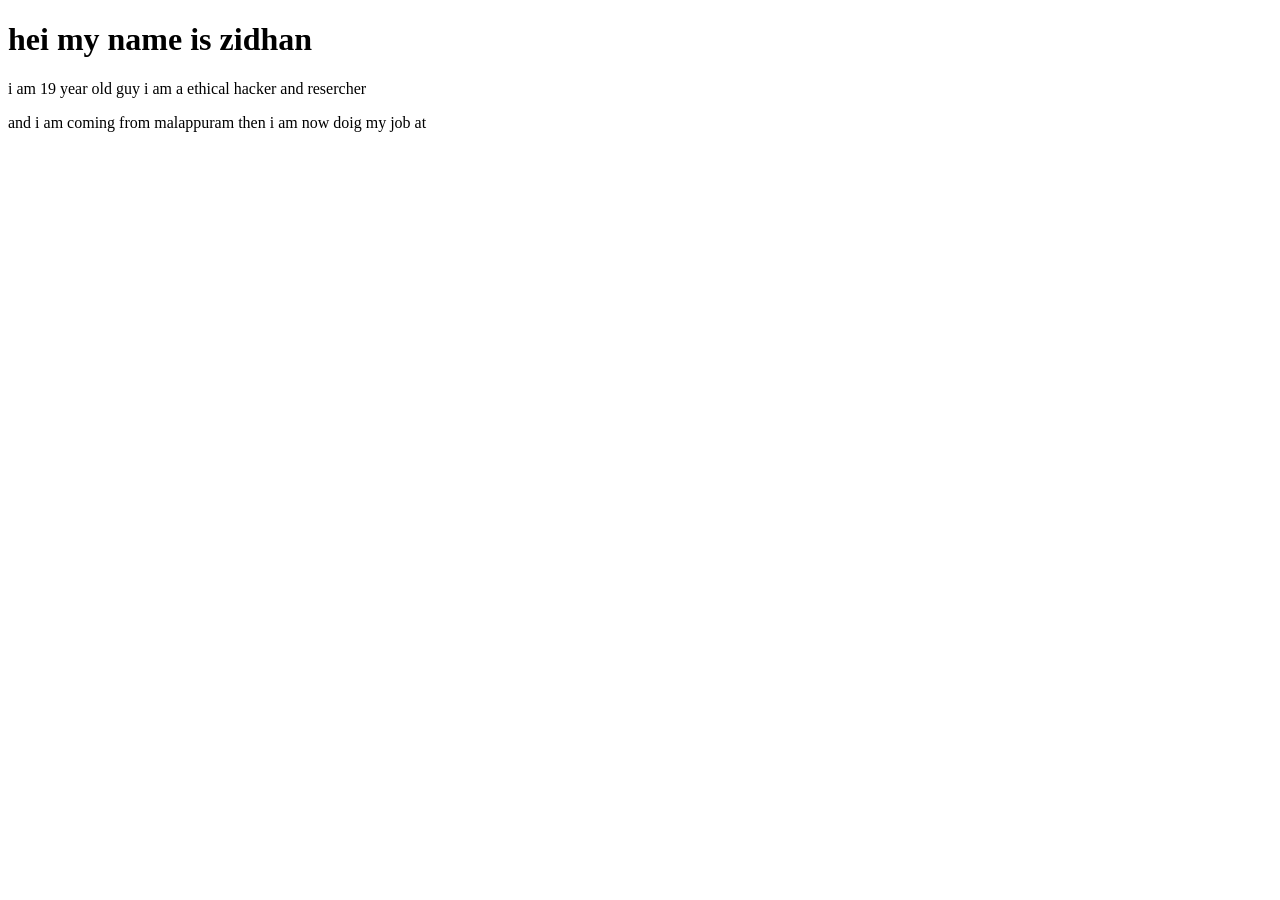
<file: zidhan.html>
<!DOCTYPE html>
<html lang="en">
<head>
    <meta charset="UTF-8">
    <meta name="viewport" content="width=device-width, initial-scale=1.0">
    <title>Document</title>
</head>
<body>
     <h1> hei my name is zidhan  </h1>
     <p>i am 19 year old guy i am a ethical hacker and resercher </p>
    <p>and i am coming from malappuram then i am now doig my job at </p>
</body>
</html>
</file>
<file: style.css>
/* ==========================================================================
   Custom CSS Design System - Professional Corporate Theme
   ========================================================================== */
:root {
    /* Color Palette */
    --bg-base: #090d16;          /* Deep Slate Navy */
    --bg-surface: #0f172a;       /* Slate-900 */
    --bg-card: rgba(15, 23, 42, 0.6);
    --bg-darker: #05080f;        /* Near Black Navy */
    
    --color-primary: #4f46e5;    /* Indigo */
    --color-primary-light: #6366f1;
    --color-primary-rgb: 79, 70, 229;
    --color-secondary: #3b82f6;  /* Blue */
    --color-secondary-rgb: 59, 130, 246;
    --color-accent: #10b981;     /* Emerald Success */
    
    --color-text-primary: #f8fafc;   /* Slate-50 */
    --color-text-secondary: #94a3b8; /* Slate-400 */
    --color-text-muted: #64748b;    /* Slate-500 */
    --color-border: rgba(255, 255, 255, 0.08);
    --color-border-hover: rgba(99, 102, 241, 0.25);

    /* Severity Indicators */
    --sev-critical: #ef4444;      /* Rose Red */
    --sev-high: #f97316;          /* Orange */
    --sev-medium: #f59e0b;        /* Amber */
    --sev-low: #0ea5e9;           /* Sky Blue */
    
    /* Fonts */
    --font-sans: 'Inter', -apple-system, BlinkMacSystemFont, "Segoe UI", Roboto, sans-serif;
    --font-heading: 'Plus Jakarta Sans', -apple-system, BlinkMacSystemFont, sans-serif;
    --font-mono: SFMono-Regular, Consolas, "Liberation Mono", Menlo, monospace;
    
    /* Transitions */
    --transition-fast: 0.15s ease;
    --transition-smooth: 0.35s cubic-bezier(0.16, 1, 0.3, 1);
}

/* Reset and Global Styles */
*, *::before, *::after {
    box-sizing: border-box;
    margin: 0;
    padding: 0;
}

html {
    scroll-behavior: smooth;
    font-size: 16px;
    background-color: var(--bg-base);
}

body {
    font-family: var(--font-sans);
    color: var(--color-text-primary);
    line-height: 1.6;
    overflow-x: hidden;
    position: relative;
    background-color: var(--bg-base);
}

/* Background Gradients Glow (Modern tech look) */
.bg-gradient-glow {
    position: fixed;
    top: 0;
    left: 0;
    width: 100vw;
    height: 100vh;
    z-index: -2;
    background-color: var(--bg-base);
    background-image: 
        radial-gradient(circle at 15% 15%, rgba(79, 70, 229, 0.07) 0%, transparent 45%),
        radial-gradient(circle at 85% 85%, rgba(59, 130, 246, 0.07) 0%, transparent 45%);
    pointer-events: none;
}

/* Scrollbar styling */
::-webkit-scrollbar {
    width: 8px;
    height: 8px;
}
::-webkit-scrollbar-track {
    background: var(--bg-base);
}
::-webkit-scrollbar-thumb {
    background: rgba(99, 102, 241, 0.15);
    border-radius: 8px;
}
::-webkit-scrollbar-thumb:hover {
    background: rgba(99, 102, 241, 0.3);
}

/* Helper Utilities */
.container {
    width: 100%;
    max-width: 1200px;
    margin: 0 auto;
    padding: 0 2rem;
}

.section-padding {
    padding: 6.5rem 0;
}

.bg-darker {
    background-color: var(--bg-darker);
}

.border-top-glow {
    border-top: 1px solid var(--color-border);
    position: relative;
}

.text-gradient {
    background: linear-gradient(135deg, #818cf8, #3b82f6);
    -webkit-background-clip: text;
    -webkit-text-fill-color: transparent;
}

.text-success { color: var(--color-accent); }
.text-accent { color: var(--color-primary-light); }
.text-muted { color: var(--color-text-secondary); }

/* Buttons & Interactive Elements */
.btn {
    display: inline-flex;
    align-items: center;
    justify-content: center;
    gap: 0.5rem;
    font-family: var(--font-heading);
    font-weight: 600;
    font-size: 0.9rem;
    padding: 0.75rem 1.75rem;
    border-radius: 8px;
    cursor: pointer;
    text-decoration: none;
    transition: var(--transition-smooth);
    border: 1px solid transparent;
}

.btn-primary {
    background-color: var(--color-primary);
    color: #ffffff;
    border-color: var(--color-primary);
}
.btn-primary:hover {
    background-color: var(--color-primary-light);
    border-color: var(--color-primary-light);
    transform: translateY(-2px);
    box-shadow: 0 10px 20px -10px rgba(99, 102, 241, 0.5);
}

.btn-outline {
    background-color: transparent;
    color: var(--color-text-primary);
    border-color: rgba(255, 255, 255, 0.15);
}
.btn-outline:hover {
    background-color: rgba(255, 255, 255, 0.03);
    border-color: var(--color-primary-light);
    color: var(--color-primary-light);
    transform: translateY(-2px);
}

.btn-sm {
    padding: 0.5rem 1.25rem;
    font-size: 0.8rem;
    border-radius: 6px;
}

.btn-block {
    width: 100%;
}

.btn-icon {
    width: 1rem;
    height: 1rem;
    transition: transform var(--transition-fast);
}
.btn:hover .btn-icon {
    transform: translateX(2px);
}

/* Header & Navigation Menu */
.header {
    position: fixed;
    top: 0;
    left: 0;
    width: 100%;
    z-index: 100;
    background-color: rgba(9, 13, 22, 0.85);
    backdrop-filter: blur(12px);
    -webkit-backdrop-filter: blur(12px);
    border-bottom: 1px solid var(--color-border);
    transition: var(--transition-smooth);
}

.nav-container {
    display: flex;
    align-items: center;
    justify-content: space-between;
    height: 80px;
}

.logo {
    display: flex;
    align-items: center;
    gap: 0.35rem;
    font-family: var(--font-heading);
    font-weight: 800;
    font-size: 1.25rem;
    color: var(--color-text-primary);
    text-decoration: none;
    letter-spacing: -0.5px;
}
.logo-brand {
    color: var(--color-text-primary);
}
.logo-accent {
    color: var(--color-primary-light);
}

.status-dot {
    display: inline-block;
    vertical-align: middle;
    width: 8px;
    height: 8px;
    background-color: var(--color-accent);
    border-radius: 50%;
    box-shadow: 0 0 8px var(--color-accent);
}
.pulsing {
    animation: pulse 2s infinite;
}

@keyframes pulse {
    0% { transform: scale(0.95); opacity: 0.5; }
    50% { transform: scale(1.1); opacity: 1; }
    100% { transform: scale(0.95); opacity: 0.5; }
}

.nav-menu {
    display: flex;
    align-items: center;
    gap: 2rem;
}

.nav-link {
    font-family: var(--font-heading);
    font-size: 0.9rem;
    font-weight: 500;
    color: var(--color-text-secondary);
    text-decoration: none;
    transition: var(--transition-fast);
    padding: 0.5rem 0;
}
.nav-link:hover, .nav-link.active {
    color: var(--color-primary-light);
}

.mobile-nav-toggle {
    display: none;
    background: none;
    border: none;
    cursor: pointer;
    flex-direction: column;
    gap: 5px;
}
.mobile-nav-toggle .bar {
    width: 20px;
    height: 2px;
    background-color: var(--color-text-primary);
    transition: var(--transition-fast);
}

/* Hero Section */
.hero-section {
    position: relative;
    overflow: hidden;
}

.hero-grid {
    display: grid;
    grid-template-columns: 1.15fr 0.85fr;
    gap: 4rem;
    align-items: center;
    padding-top: 120px;
    padding-bottom: 3rem;
}

.badge-corporate {
    display: inline-flex;
    align-items: center;
    gap: 0.5rem;
    background-color: rgba(99, 102, 241, 0.08);
    border: 1px solid rgba(99, 102, 241, 0.2);
    padding: 0.35rem 0.85rem;
    border-radius: 20px;
    margin-bottom: 1.5rem;
}
.badge-ping {
    width: 6px;
    height: 6px;
    background-color: var(--color-accent);
    border-radius: 50%;
    animation: pulse 1.5s infinite;
}
.badge-text {
    font-family: var(--font-heading);
    font-size: 0.72rem;
    font-weight: 700;
    letter-spacing: 0.5px;
    color: var(--color-primary-light);
}

.hero-title {
    font-family: var(--font-heading);
    font-size: 3.25rem;
    line-height: 1.2;
    font-weight: 800;
    margin-bottom: 1.5rem;
    letter-spacing: -1.25px;
}

.hero-subtitle {
    font-size: 1.05rem;
    color: var(--color-text-secondary);
    margin-bottom: 2.25rem;
    max-width: 550px;
    line-height: 1.7;
}

.hero-actions {
    display: flex;
    gap: 1rem;
    margin-bottom: 3.5rem;
}

.hero-stats {
    display: flex;
    gap: 2.5rem;
    border-top: 1px solid var(--color-border);
    padding-top: 2rem;
}
.stat-val {
    display: block;
    font-size: 1.85rem;
    font-weight: 800;
    font-family: var(--font-heading);
    line-height: 1;
    margin-bottom: 0.25rem;
}
.stat-lbl {
    font-size: 0.75rem;
    color: var(--color-text-muted);
    font-weight: 600;
    text-transform: uppercase;
    letter-spacing: 0.5px;
}

/* Executive Security Metrics Dashboard (Corporate style) */
.dashboard-widget-container {
    background-color: rgba(15, 23, 42, 0.55);
    border: 1px solid var(--color-border);
    border-radius: 12px;
    box-shadow: 0 20px 40px rgba(0, 0, 0, 0.35);
    overflow: hidden;
    height: 380px;
    display: flex;
    flex-direction: column;
    backdrop-filter: blur(8px);
}

.dashboard-header {
    background-color: var(--bg-darker);
    border-bottom: 1px solid var(--color-border);
    padding: 0.85rem 1.25rem;
    display: flex;
    align-items: center;
    justify-content: space-between;
}
.dashboard-controls {
    display: flex;
    gap: 6px;
}
.control-dot {
    width: 8px;
    height: 8px;
    border-radius: 50%;
    background-color: rgba(255, 255, 255, 0.15);
}
.dashboard-title {
    font-family: var(--font-heading);
    font-size: 0.8rem;
    font-weight: 700;
    color: var(--color-text-secondary);
}
.dashboard-badge {
    font-family: var(--font-mono);
    font-size: 0.7rem;
    font-weight: 600;
    color: var(--color-accent);
    border: 1px solid rgba(16, 185, 129, 0.25);
    padding: 1px 6px;
    border-radius: 4px;
    background-color: rgba(16, 185, 129, 0.05);
}

.dashboard-body {
    padding: 1.25rem;
    display: flex;
    flex-direction: column;
    gap: 1rem;
    flex-grow: 1;
    overflow-y: auto;
}

.dashboard-stats-grid {
    display: grid;
    grid-template-columns: 1fr 1fr;
    gap: 0.85rem;
}
.stat-card {
    background-color: rgba(5, 8, 15, 0.4);
    border: 1px solid var(--color-border);
    border-radius: 8px;
    padding: 0.85rem 1rem;
}
.stat-num {
    font-family: var(--font-heading);
    font-size: 1.5rem;
    font-weight: 800;
}
.stat-desc {
    font-size: 0.72rem;
    color: var(--color-text-muted);
}

.dashboard-chart-wrap {
    background-color: rgba(5, 8, 15, 0.4);
    border: 1px solid var(--color-border);
    border-radius: 8px;
    padding: 0.85rem 1rem;
}
.chart-header {
    display: flex;
    justify-content: space-between;
    font-size: 0.72rem;
    margin-bottom: 0.5rem;
    color: var(--color-text-muted);
}
.chart-legend {
    color: var(--color-accent);
    font-weight: 600;
}
.chart-bars {
    display: flex;
    justify-content: space-between;
    align-items: flex-end;
    height: 60px;
}
.chart-bar-item {
    display: flex;
    flex-direction: column;
    align-items: center;
    gap: 0.25rem;
    flex-grow: 1;
}
.bar-fill {
    width: 14px;
    background: linear-gradient(180deg, var(--color-primary-light), var(--color-secondary));
    border-radius: 3px 3px 0 0;
    transition: height 0.6s ease;
}
.chart-bar-item span {
    font-size: 0.6rem;
    color: var(--color-text-muted);
}

.dashboard-feed {
    background-color: rgba(5, 8, 15, 0.4);
    border: 1px solid var(--color-border);
    border-radius: 8px;
    padding: 0.75rem 1rem;
    display: flex;
    flex-direction: column;
    gap: 0.25rem;
}
.feed-item {
    font-family: var(--font-mono);
    font-size: 0.7rem;
    color: var(--color-text-secondary);
    display: flex;
    gap: 0.5rem;
}
.feed-time {
    color: var(--color-primary-light);
}

/* Section Header Styles */
.section-header {
    margin-bottom: 3.5rem;
    max-width: 600px;
}
.section-title {
    font-family: var(--font-heading);
    font-size: 2rem;
    font-weight: 800;
    margin-bottom: 0.5rem;
    letter-spacing: -0.75px;
}
.section-desc {
    color: var(--color-text-secondary);
    font-size: 0.95rem;
}

/* About Me Section */
.about-grid {
    display: grid;
    grid-template-columns: 1.1fr 0.9fr;
    gap: 4rem;
    align-items: start;
}

.about-bio {
    display: flex;
    flex-direction: column;
    gap: 1.25rem;
}
.lead-text {
    font-family: var(--font-heading);
    font-size: 1.15rem;
    color: var(--color-primary-light);
    font-weight: 600;
    line-height: 1.6;
}
.about-bio p {
    color: var(--color-text-secondary);
    font-size: 0.95rem;
}

.about-timeline-card {
    background-color: rgba(15, 23, 42, 0.4);
    border: 1px solid var(--color-border);
    border-radius: 12px;
    padding: 2.25rem 2rem;
}
.card-title-glow {
    font-family: var(--font-heading);
    font-size: 1.15rem;
    font-weight: 700;
    margin-bottom: 1.5rem;
    color: var(--color-text-primary);
    border-bottom: 1px solid var(--color-border);
    padding-bottom: 0.75rem;
}

.timeline {
    position: relative;
    padding-left: 1.5rem;
}
.timeline::before {
    content: '';
    position: absolute;
    top: 0.5rem;
    bottom: 0;
    left: 0;
    width: 1px;
    background-color: var(--color-border);
}

.timeline-item {
    position: relative;
    margin-bottom: 1.75rem;
}
.timeline-item:last-child {
    margin-bottom: 0;
}

.timeline-dot {
    position: absolute;
    left: calc(-1.5rem - 4.5px);
    top: 6px;
    width: 10px;
    height: 10px;
    background-color: var(--bg-base);
    border: 2px solid var(--color-primary-light);
    border-radius: 50%;
    transition: var(--transition-fast);
}
.timeline-item:hover .timeline-dot {
    background-color: var(--color-primary-light);
    box-shadow: 0 0 8px var(--color-primary-light);
}

.timeline-date {
    font-family: var(--font-mono);
    font-size: 0.72rem;
    color: var(--color-primary-light);
    font-weight: 700;
    margin-bottom: 0.15rem;
}
.timeline-title {
    font-family: var(--font-heading);
    font-size: 0.95rem;
    font-weight: 700;
    margin-bottom: 0.25rem;
}
.timeline-text {
    font-size: 0.82rem;
    color: var(--color-text-secondary);
}

/* Skills Section */
.skills-grid {
    display: grid;
    grid-template-columns: repeat(3, 1fr);
    gap: 1.75rem;
    margin-bottom: 4rem;
}

.skill-card {
    background-color: var(--bg-card);
    border: 1px solid var(--color-border);
    border-radius: 12px;
    padding: 2.25rem 2rem;
    transition: var(--transition-smooth);
    display: flex;
    flex-direction: column;
}
.skill-card:hover {
    transform: translateY(-4px);
    border-color: var(--color-border-hover);
    box-shadow: 0 12px 24px -10px rgba(0, 0, 0, 0.3);
}

.skill-icon-wrap {
    width: 44px;
    height: 44px;
    border-radius: 8px;
    background-color: rgba(99, 102, 241, 0.08);
    border: 1px solid rgba(99, 102, 241, 0.15);
    display: flex;
    align-items: center;
    justify-content: center;
    margin-bottom: 1.5rem;
    color: var(--color-primary-light);
    transition: var(--transition-fast);
}
.skill-card:hover .skill-icon-wrap {
    background-color: var(--color-primary);
    color: #ffffff;
}
.skill-icon {
    width: 20px;
    height: 20px;
}

.skill-card-title {
    font-family: var(--font-heading);
    font-size: 1.15rem;
    font-weight: 700;
    margin-bottom: 0.5rem;
}
.skill-card-text {
    font-size: 0.88rem;
    color: var(--color-text-secondary);
    margin-bottom: 1.5rem;
    flex-grow: 1;
}

.skill-badges {
    display: flex;
    flex-wrap: wrap;
    gap: 0.35rem;
}
.skill-badge {
    font-family: var(--font-sans);
    font-size: 0.72rem;
    font-weight: 500;
    background-color: rgba(255, 255, 255, 0.04);
    border: 1px solid var(--color-border);
    padding: 0.2rem 0.5rem;
    border-radius: 4px;
    color: var(--color-text-secondary);
}

.skills-metrics-wrap {
    background-color: rgba(15, 23, 42, 0.45);
    border: 1px solid var(--color-border);
    border-radius: 12px;
    padding: 2.5rem 3rem;
}
.metrics-title {
    font-family: var(--font-heading);
    font-size: 1.15rem;
    font-weight: 700;
    margin-bottom: 2rem;
}

.metrics-grid {
    display: grid;
    grid-template-columns: 1fr 1fr;
    column-gap: 4rem;
    row-gap: 1.5rem;
}

.metric-info {
    display: flex;
    justify-content: space-between;
    margin-bottom: 0.35rem;
}
.metric-name {
    font-size: 0.88rem;
    font-weight: 500;
}
.metric-pct {
    font-family: var(--font-mono);
    color: var(--color-primary-light);
    font-weight: 600;
    font-size: 0.8rem;
}

.metric-bar-bg {
    height: 6px;
    background-color: var(--bg-darker);
    border-radius: 3px;
    overflow: hidden;
}
.metric-bar-fill {
    height: 100%;
    background: linear-gradient(90deg, var(--color-primary), var(--color-secondary));
    border-radius: 3px;
    transform-origin: left;
    transition: transform 1s ease-in-out;
}

/* Services Section */
.services-grid {
    display: grid;
    grid-template-columns: repeat(3, 1fr);
    gap: 1.75rem;
}

.service-card {
    background-color: var(--bg-card);
    border: 1px solid var(--color-border);
    border-radius: 12px;
    padding: 3rem 2rem;
    transition: var(--transition-smooth);
    text-align: center;
}
.service-card:hover {
    border-color: var(--color-border-hover);
    box-shadow: 0 12px 24px -10px rgba(0, 0, 0, 0.3);
    transform: translateY(-4px);
}

.service-icon {
    width: 56px;
    height: 56px;
    border-radius: 10px;
    background-color: rgba(99, 102, 241, 0.08);
    border: 1px solid rgba(99, 102, 241, 0.15);
    color: var(--color-primary-light);
    display: flex;
    align-items: center;
    justify-content: center;
    margin: 0 auto 1.5rem;
    transition: var(--transition-fast);
}
.service-icon svg {
    width: 24px;
    height: 24px;
}
.service-card:hover .service-icon {
    background-color: var(--color-primary);
    color: #ffffff;
}

.service-card h3 {
    font-family: var(--font-heading);
    font-size: 1.15rem;
    font-weight: 700;
    margin-bottom: 0.75rem;
}
.service-card p {
    font-size: 0.88rem;
    color: var(--color-text-secondary);
    line-height: 1.5;
}

/* Projects & Research Section */
.projects-featured {
    margin-bottom: 3rem;
}

.project-featured-card {
    background-color: var(--bg-card);
    border: 1px solid var(--color-border);
    border-radius: 12px;
    padding: 2.5rem 3rem;
    position: relative;
    overflow: hidden;
}
.project-featured-card::before {
    content: '';
    position: absolute;
    top: 0;
    left: 0;
    width: 4px;
    height: 100%;
    background-color: var(--color-primary-light);
}

.project-tag {
    font-family: var(--font-heading);
    color: var(--color-primary-light);
    font-size: 0.72rem;
    font-weight: 800;
    letter-spacing: 1px;
    margin-bottom: 0.75rem;
}
.project-featured-title {
    font-family: var(--font-heading);
    font-size: 1.5rem;
    font-weight: 800;
    margin-bottom: 1rem;
}
.project-featured-desc {
    color: var(--color-text-secondary);
    font-size: 0.92rem;
    margin-bottom: 2rem;
    line-height: 1.6;
}

/* Vulnerabilities Accordion */
.vulns-list {
    margin-bottom: 2rem;
    border: 1px solid var(--color-border);
    border-radius: 8px;
    overflow: hidden;
}

.vuln-item {
    border-bottom: 1px solid var(--color-border);
}
.vuln-item:last-child {
    border-bottom: none;
}

.vuln-header {
    display: flex;
    align-items: center;
    padding: 1rem 1.25rem;
    cursor: pointer;
    background-color: rgba(5, 8, 15, 0.2);
    transition: background-color var(--transition-fast);
}
.vuln-header:hover {
    background-color: rgba(5, 8, 15, 0.4);
}

.severity-badge {
    font-family: var(--font-mono);
    font-size: 0.68rem;
    font-weight: 700;
    padding: 2px 8px;
    border-radius: 4px;
    margin-right: 1rem;
    min-width: 75px;
    text-align: center;
}

.vuln-item.critical .severity-badge { background-color: rgba(239, 68, 68, 0.1); color: var(--sev-critical); border: 1px solid rgba(239, 68, 68, 0.2); }
.vuln-item.high .severity-badge { background-color: rgba(249, 115, 22, 0.1); color: var(--sev-high); border: 1px solid rgba(249, 115, 22, 0.2); }
.vuln-item.medium .severity-badge { background-color: rgba(245, 158, 11, 0.1); color: var(--sev-medium); border: 1px solid rgba(245, 158, 11, 0.2); }
.vuln-item.low .severity-badge { background-color: rgba(14, 165, 233, 0.1); color: var(--sev-low); border: 1px solid rgba(14, 165, 233, 0.2); }

.vuln-name {
    font-size: 0.88rem;
    font-weight: 600;
    flex-grow: 1;
}

.vuln-toggle {
    font-size: 1.1rem;
    color: var(--color-text-muted);
    font-weight: 400;
    transition: transform var(--transition-fast);
}

.vuln-details {
    padding: 0;
    max-height: 0;
    overflow: hidden;
    background-color: rgba(5, 8, 15, 0.15);
    transition: max-height 0.3s cubic-bezier(0, 1, 0, 1), padding 0.3s ease;
}
.vuln-details p {
    font-size: 0.82rem;
    color: var(--color-text-secondary);
    line-height: 1.5;
}

/* Accordion Active States */
.vuln-item.active .vuln-details {
    max-height: 200px;
    padding: 1.25rem;
    border-top: 1px solid var(--color-border);
}
.vuln-item.active .vuln-toggle {
    transform: rotate(45deg);
}

.project-footer {
    display: flex;
    justify-content: space-between;
    align-items: center;
    border-top: 1px solid var(--color-border);
    padding-top: 1.5rem;
}
.project-tools {
    display: flex;
    gap: 0.75rem;
}
.project-tools span {
    font-size: 0.75rem;
    color: var(--color-text-muted);
    font-weight: 500;
}
.project-links-wrap {
    display: flex;
    align-items: center;
    gap: 1.25rem;
}
.project-link {
    display: inline-flex;
    align-items: center;
    gap: 0.25rem;
    font-family: var(--font-heading);
    font-size: 0.85rem;
    color: var(--color-text-secondary);
    text-decoration: none;
    font-weight: 600;
    transition: color var(--transition-fast);
}
.project-link:hover {
    color: var(--color-primary-light);
}
.link-icon {
    width: 0.85rem;
    height: 0.85rem;
}

/* Secondary Projects Grid */
.projects-grid {
    display: grid;
    grid-template-columns: 1fr 1fr;
    gap: 1.75rem;
}
.project-card {
    background-color: var(--bg-card);
    border: 1px solid var(--color-border);
    border-radius: 12px;
    padding: 2.25rem;
    transition: var(--transition-smooth);
}
.project-card:hover {
    border-color: var(--color-border-hover);
    transform: translateY(-3px);
}
.project-card-header {
    display: flex;
    justify-content: space-between;
    align-items: center;
    margin-bottom: 1.25rem;
    color: var(--color-text-muted);
}
.project-folder-icon {
    width: 1.75rem;
    height: 1.75rem;
    color: var(--color-primary-light);
}
.project-year {
    font-family: var(--font-mono);
    font-size: 0.72rem;
    font-weight: 700;
}
.project-card-title {
    font-family: var(--font-heading);
    font-size: 1.15rem;
    font-weight: 700;
    margin-bottom: 0.5rem;
}
.project-card-text {
    font-size: 0.88rem;
    color: var(--color-text-secondary);
    margin-bottom: 1.5rem;
    line-height: 1.5;
}
.project-card-tags {
    display: flex;
    flex-wrap: wrap;
    gap: 0.5rem;
}
.project-card-tags span {
    font-size: 0.72rem;
    color: var(--color-text-muted);
    font-weight: 500;
}

/* Scoping Calculator Styles */
.scoping-grid {
    display: grid;
    grid-template-columns: 1.1fr 0.9fr;
    gap: 1.75rem;
}
.scoping-selector-card, .scoping-results-card {
    background-color: var(--bg-card);
    border: 1px solid var(--color-border);
    border-radius: 12px;
    padding: 2.5rem;
    display: flex;
    flex-direction: column;
    gap: 1.5rem;
}

.scoping-form-group {
    display: flex;
    flex-direction: column;
    gap: 0.75rem;
}
.scoping-label {
    font-family: var(--font-heading);
    font-size: 0.88rem;
    font-weight: 700;
}
.scoping-options {
    display: flex;
    flex-direction: column;
    gap: 0.6rem;
}
.scoping-option {
    background-color: rgba(5, 8, 15, 0.3);
    border: 1px solid var(--color-border);
    border-radius: 8px;
    padding: 0.85rem 1.15rem;
    cursor: pointer;
    transition: var(--transition-fast);
    display: flex;
    align-items: center;
    gap: 0.75rem;
}
.scoping-option input {
    cursor: pointer;
    accent-color: var(--color-primary-light);
}
.scoping-option span {
    font-size: 0.85rem;
    font-weight: 600;
    color: var(--color-text-secondary);
}
.scoping-option.active {
    border-color: var(--color-primary-light);
    background-color: rgba(99, 102, 241, 0.04);
}
.scoping-option.active span {
    color: var(--color-text-primary);
}

.scoping-slider-wrap {
    display: flex;
    flex-direction: column;
    gap: 0.6rem;
}
.scoping-slider {
    -webkit-appearance: none;
    appearance: none;
    width: 100%;
    height: 6px;
    border-radius: 4px;
    background: var(--bg-darker);
    outline: none;
    border: 1px solid var(--color-border);
}
.scoping-slider::-webkit-slider-thumb {
    -webkit-appearance: none;
    appearance: none;
    width: 18px;
    height: 18px;
    border-radius: 50%;
    background: var(--color-primary-light);
    cursor: pointer;
    box-shadow: 0 0 10px rgba(99, 102, 241, 0.4);
    transition: transform var(--transition-fast);
}
.scoping-slider::-webkit-slider-thumb:hover {
    transform: scale(1.15);
}
.slider-labels {
    display: flex;
    justify-content: space-between;
    font-size: 0.72rem;
    color: var(--color-text-muted);
}
#slider-current-val {
    color: var(--color-primary-light);
    font-weight: 700;
}

.results-grid {
    display: flex;
    flex-direction: column;
    gap: 1.25rem;
    background-color: rgba(5, 8, 15, 0.35);
    border: 1px solid var(--color-border);
    border-radius: 8px;
    padding: 1.5rem;
    flex-grow: 1;
}
.result-item {
    display: flex;
    flex-direction: column;
    gap: 0.15rem;
}
.result-label {
    font-size: 0.72rem;
    color: var(--color-text-muted);
    font-weight: 600;
    text-transform: uppercase;
    letter-spacing: 0.5px;
}
.result-val {
    font-family: var(--font-heading);
    font-size: 1.1rem;
    font-weight: 700;
}

/* Contact Section & Form */
.contact-container {
    display: grid;
    grid-template-columns: 0.95fr 1.05fr;
    gap: 4.5rem;
    align-items: start;
}
.contact-info {
    display: flex;
    flex-direction: column;
}
.contact-title {
    font-family: var(--font-heading);
    font-size: 2.25rem;
    font-weight: 800;
    line-height: 1.25;
    margin-bottom: 1.25rem;
}
.contact-text {
    color: var(--color-text-secondary);
    font-size: 0.95rem;
    margin-bottom: 2.5rem;
    line-height: 1.6;
}
.contact-details {
    display: flex;
    flex-direction: column;
    gap: 1.5rem;
    margin-bottom: 2.5rem;
}
.contact-detail-item {
    display: flex;
    gap: 1rem;
}
.detail-icon {
    width: 40px;
    height: 40px;
    border-radius: 8px;
    background-color: rgba(99, 102, 241, 0.06);
    border: 1px solid rgba(99, 102, 241, 0.12);
    color: var(--color-primary-light);
    display: flex;
    align-items: center;
    justify-content: center;
}
.detail-icon svg {
    width: 18px;
    height: 18px;
}
.detail-label {
    font-size: 0.72rem;
    color: var(--color-text-muted);
    font-weight: 600;
    text-transform: uppercase;
}
.detail-value {
    font-size: 0.95rem;
    font-weight: 600;
    color: var(--color-text-primary);
    text-decoration: none;
    transition: color var(--transition-fast);
}
a.detail-value:hover {
    color: var(--color-primary-light);
}

.social-links {
    display: flex;
    gap: 1rem;
}
.social-icon {
    width: 20px;
    height: 20px;
    color: var(--color-text-secondary);
    transition: color var(--transition-fast), transform var(--transition-fast);
}
.social-links a:hover .social-icon {
    color: var(--color-primary-light);
    transform: translateY(-2px);
}

.contact-form-card {
    background-color: var(--bg-card);
    border: 1px solid var(--color-border);
    border-radius: 12px;
    padding: 3rem;
}

/* Contact Form Tabs */
.contact-form-tabs {
    display: flex;
    gap: 0.75rem;
    margin-bottom: 2rem;
    border-bottom: 1px solid var(--color-border);
    padding-bottom: 1rem;
}

.form-tab {
    background: none;
    border: 1px solid transparent;
    color: var(--color-text-secondary);
    padding: 0.5rem 1rem;
    border-radius: 6px;
    cursor: pointer;
    font-family: var(--font-heading);
    font-size: 0.85rem;
    font-weight: 700;
    transition: var(--transition-fast);
}

.form-tab:hover {
    color: var(--color-text-primary);
    background-color: rgba(255, 255, 255, 0.02);
}

.form-tab.active {
    background-color: rgba(99, 102, 241, 0.08);
    border-color: rgba(99, 102, 241, 0.3);
    color: var(--color-primary-light);
}
.cyber-form {
    display: flex;
    flex-direction: column;
    gap: 1.25rem;
}
.form-row {
    display: flex;
    flex-direction: column;
}
.form-group {
    display: flex;
    flex-direction: column;
    gap: 0.5rem;
}
.form-group label {
    font-family: var(--font-heading);
    font-size: 0.82rem;
    font-weight: 700;
}
.form-group input, .form-group textarea {
    background-color: rgba(5, 8, 15, 0.4);
    border: 1px solid var(--color-border);
    border-radius: 6px;
    padding: 0.75rem 1rem;
    color: var(--color-text-primary);
    font-family: var(--font-sans);
    font-size: 0.88rem;
    outline: none;
    transition: border-color var(--transition-fast);
}
.form-group input:focus, .form-group textarea:focus {
    border-color: var(--color-primary-light);
}

.form-status {
    font-family: var(--font-mono);
    font-size: 0.75rem;
    margin-top: 0.5rem;
}
.form-status.sending { color: var(--color-secondary); }
.form-status.success { color: var(--color-accent); }

/* Footer */
.footer {
    background-color: var(--bg-darker);
    border-top: 1px solid var(--color-border);
    padding: 4rem 0 2rem;
}
.footer-grid {
    display: grid;
    grid-template-columns: 1.2fr 0.8fr;
    gap: 4rem;
    margin-bottom: 3rem;
    align-items: start;
}
.footer-logo {
    display: flex;
    align-items: center;
    gap: 0.35rem;
    font-family: var(--font-heading);
    font-weight: 800;
    font-size: 1.25rem;
    margin-bottom: 0.75rem;
}
.footer-desc {
    color: var(--color-text-secondary);
    font-size: 0.85rem;
    max-width: 380px;
}
.footer-status-pnl {
    display: flex;
    flex-direction: column;
    align-items: flex-end;
}
.status-indicator {
    display: flex;
    align-items: center;
    gap: 0.5rem;
    background-color: rgba(255, 255, 255, 0.02);
    border: 1px solid var(--color-border);
    padding: 0.35rem 0.85rem;
    border-radius: 20px;
    font-size: 0.75rem;
    font-weight: 500;
    margin-bottom: 0.75rem;
}
.status-dot.green {
    background-color: var(--color-accent);
    box-shadow: 0 0 6px var(--color-accent);
}
.footer-tagline {
    font-size: 0.75rem;
    color: var(--color-text-muted);
}

.footer-bottom {
    border-top: 1px solid var(--color-border);
    padding-top: 1.5rem;
    font-size: 0.75rem;
    color: var(--color-text-muted);
}
.footer-bottom-flex {
    display: flex;
    justify-content: space-between;
    align-items: center;
}
.footer-status-tag {
    display: flex;
    align-items: center;
    gap: 0.35rem;
}
.status-indicator-dot {
    display: inline-block;
    vertical-align: middle;
    width: 6px;
    height: 6px;
    background-color: var(--color-accent);
    border-radius: 50%;
}

/* Incident Simulation Modal */
.modal {
    position: fixed;
    top: 0;
    left: 0;
    width: 100%;
    height: 100%;
    z-index: 1100;
    background-color: rgba(5, 8, 15, 0.8);
    backdrop-filter: blur(8px);
    display: flex;
    align-items: center;
    justify-content: center;
    opacity: 0;
    pointer-events: none;
    transition: opacity var(--transition-fast);
}
.modal.active {
    opacity: 1;
    pointer-events: auto;
}
.modal-content {
    background-color: var(--bg-surface);
    border: 1px solid var(--color-border);
    border-radius: 12px;
    width: 90%;
    max-width: 600px;
    box-shadow: 0 25px 50px -12px rgba(0, 0, 0, 0.5);
    overflow: hidden;
    transform: scale(0.95);
    transition: transform var(--transition-smooth);
}
.modal.active .modal-content {
    transform: scale(1);
}
.modal-header {
    background-color: var(--bg-darker);
    border-bottom: 1px solid var(--color-border);
    padding: 1rem 1.25rem;
    display: flex;
    align-items: center;
    justify-content: space-between;
}
.modal-title {
    font-family: var(--font-heading);
    font-size: 0.85rem;
    font-weight: 700;
    color: var(--color-text-primary);
}
.modal-status {
    font-family: var(--font-mono);
    font-size: 0.7rem;
    font-weight: 700;
}
.close-modal {
    cursor: pointer;
}
.modal-body {
    padding: 1.5rem;
    height: 320px;
    overflow-y: auto;
    font-family: var(--font-mono);
    font-size: 0.78rem;
    background-color: rgba(5, 8, 15, 0.35);
    line-height: 1.5;
}

/* Floating Messenger Widget (Corporate Intercom-style) */
.client-messenger {
    position: fixed;
    bottom: 24px;
    right: 24px;
    z-index: 1000;
}

.messenger-launcher {
    width: 56px;
    height: 56px;
    border-radius: 50%;
    background-color: var(--color-primary);
    color: #ffffff;
    border: none;
    cursor: pointer;
    box-shadow: 0 4px 16px rgba(79, 70, 229, 0.4);
    display: flex;
    align-items: center;
    justify-content: center;
    position: relative;
    transition: transform var(--transition-fast), background-color var(--transition-fast);
}
.messenger-launcher:hover {
    transform: scale(1.05);
    background-color: var(--color-primary-light);
}

.launcher-icon {
    width: 22px;
    height: 22px;
}
.online-dot {
    position: absolute;
    bottom: 2px;
    right: 2px;
    width: 11px;
    height: 11px;
    background-color: var(--color-accent);
    border: 2px solid var(--bg-base);
    border-radius: 50%;
}
.pulse-ring {
    position: absolute;
    width: 100%;
    height: 100%;
    border-radius: 50%;
    border: 2px solid var(--color-primary-light);
    animation: ring-pulse 2s infinite;
    pointer-events: none;
}
@keyframes ring-pulse {
    0% { transform: scale(1); opacity: 0.6; }
    100% { transform: scale(1.35); opacity: 0; }
}

.messenger-panel {
    position: absolute;
    bottom: 72px;
    right: 0;
    width: 350px;
    max-height: 480px;
    background: rgba(15, 23, 42, 0.95);
    backdrop-filter: blur(16px);
    -webkit-backdrop-filter: blur(16px);
    border: 1px solid var(--color-border);
    border-radius: 12px;
    box-shadow: 0 15px 35px rgba(0, 0, 0, 0.4);
    display: flex;
    flex-direction: column;
    overflow: hidden;
    transform: translateY(15px);
    opacity: 0;
    pointer-events: none;
    transition: opacity var(--transition-smooth), transform var(--transition-smooth);
}
.messenger-panel.active {
    transform: translateY(0);
    opacity: 1;
    pointer-events: auto;
}

.messenger-header {
    background: var(--bg-darker);
    border-bottom: 1px solid var(--color-border);
    padding: 0.85rem 1.15rem;
    display: flex;
    align-items: center;
    justify-content: space-between;
}
.messenger-profile {
    display: flex;
    align-items: center;
    gap: 0.5rem;
}
.messenger-name {
    font-family: var(--font-heading);
    font-size: 0.85rem;
    font-weight: 700;
}
.messenger-status {
    font-size: 0.68rem;
    color: var(--color-text-muted);
}
.messenger-close {
    background: none;
    border: none;
    color: var(--color-text-muted);
    font-size: 1.35rem;
    cursor: pointer;
}
.messenger-close:hover {
    color: var(--sev-critical);
}

.messenger-body {
    padding: 1.15rem;
    overflow-y: auto;
    display: flex;
    flex-direction: column;
    gap: 0.85rem;
    max-height: 400px;
}

.chat-msg {
    max-width: 85%;
    padding: 0.65rem 0.85rem;
    border-radius: 8px;
    font-size: 0.8rem;
    line-height: 1.45;
}
.chat-msg.system {
    align-self: center;
    background-color: rgba(255, 255, 255, 0.02);
    border: 1px dashed var(--color-border);
    color: var(--color-text-muted);
    font-family: var(--font-mono);
    font-size: 0.68rem;
    width: 100%;
    text-align: center;
}
.chat-msg.system.success {
    border-color: rgba(16, 185, 129, 0.2);
    background-color: rgba(16, 185, 129, 0.03);
    color: var(--color-accent);
}
.chat-msg.recipient {
    align-self: flex-start;
    background-color: var(--bg-darker);
    border: 1px solid var(--color-border);
    border-top-left-radius: 2px;
}

.quick-options-container {
    display: flex;
    flex-direction: column;
    gap: 0.45rem;
}
.quick-option-btn {
    background-color: rgba(99, 102, 241, 0.05);
    border: 1px solid rgba(99, 102, 241, 0.15);
    border-radius: 6px;
    padding: 0.55rem 0.85rem;
    font-family: var(--font-sans);
    font-size: 0.78rem;
    font-weight: 600;
    color: var(--color-text-secondary);
    cursor: pointer;
    transition: var(--transition-fast);
}
.quick-option-btn:hover {
    border-color: var(--color-primary-light);
    color: var(--color-text-primary);
    transform: translateX(2px);
}

.messenger-input-area {
    display: flex;
    flex-direction: column;
    gap: 0.6rem;
    border-top: 1px solid var(--color-border);
    padding-top: 0.85rem;
}
.messenger-input-area input, .messenger-input-area textarea {
    background-color: var(--bg-darker);
    border: 1px solid var(--color-border);
    border-radius: 6px;
    padding: 0.55rem 0.75rem;
    font-family: var(--font-sans);
    font-size: 0.8rem;
    color: var(--color-text-primary);
    outline: none;
}
.messenger-input-area input:focus, .messenger-input-area textarea:focus {
    border-color: var(--color-primary-light);
}

.messenger-transmission-area {
    display: flex;
    flex-direction: column;
    gap: 0.75rem;
    animation: fadeIn 0.3s ease forwards;
}
.messenger-transmission-area.hidden { display: none; }
.trans-desc { font-size: 0.78rem; text-align: center; color: var(--color-text-muted); }
.trans-options { display: flex; flex-direction: column; gap: 0.5rem; }
.trans-btn {
    display: flex;
    align-items: center;
    justify-content: center;
    padding: 0.65rem 1rem;
    border-radius: 6px;
    text-decoration: none;
    font-size: 0.8rem;
    font-weight: 700;
    transition: var(--transition-fast);
}
.trans-btn.whatsapp { background-color: #25d366; color: #050a06; }
.trans-btn.whatsapp:hover { opacity: 0.9; transform: translateY(-1px); }
.trans-btn.email { background-color: var(--color-primary); color: #ffffff; }
.trans-btn.email:hover { background-color: var(--color-primary-light); transform: translateY(-1px); }

@keyframes fadeIn {
    from { opacity: 0; transform: translateY(8px); }
    to { opacity: 1; transform: translateY(0); }
}

/* Responsive Styles */
@media (max-width: 1024px) {
    .container { padding: 0 1.5rem; }
    .hero-grid { grid-template-columns: 1fr; gap: 3rem; }
    .about-grid { grid-template-columns: 1fr; gap: 3rem; }
    .skills-grid { grid-template-columns: 1fr; }
    .metrics-grid { grid-template-columns: 1fr; }
    .services-grid { grid-template-columns: 1fr; }
    .projects-grid { grid-template-columns: 1fr; }
    .scoping-grid { grid-template-columns: 1fr; }
    .contact-container { grid-template-columns: 1fr; gap: 3rem; }
    .footer-grid { grid-template-columns: 1fr; gap: 2.5rem; }
    .footer-status-pnl { align-items: flex-start; }
}

@media (max-width: 480px) {
    .hero-title { font-size: 2.35rem; }
    .section-title { font-size: 1.65rem; }
    .contact-form-card { padding: 1.5rem; }
    .client-messenger { bottom: 16px; right: 16px; }
    .messenger-panel { width: calc(100vw - 32px); right: 0; }
}

/* ==========================================================================
   12. Administrative Dashboard (Admin Portal)
   ========================================================================== */
.admin-body {
    background-color: var(--bg-darker);
    overflow: hidden;
}

.admin-layout {
    display: flex;
    height: 100vh;
    width: 100vw;
    font-family: var(--font-sans);
}

/* Sidebar Navigation */
.admin-sidebar {
    width: 280px;
    background-color: var(--bg-base);
    border-right: 1px solid var(--color-border);
    display: flex;
    flex-direction: column;
    padding: 1.75rem;
    flex-shrink: 0;
}

.sidebar-header {
    margin-bottom: 2.5rem;
    display: flex;
    flex-direction: column;
    gap: 0.5rem;
}

.admin-badge {
    align-self: flex-start;
    font-family: var(--font-heading);
    font-size: 0.65rem;
    font-weight: 800;
    color: var(--color-secondary);
    background-color: rgba(59, 130, 246, 0.08);
    border: 1px solid rgba(59, 130, 246, 0.2);
    padding: 2px 8px;
    border-radius: 4px;
    text-transform: uppercase;
    letter-spacing: 0.5px;
}

.sidebar-nav {
    display: flex;
    flex-direction: column;
    gap: 0.5rem;
    flex-grow: 1;
}

.nav-tab-btn {
    display: flex;
    align-items: center;
    gap: 0.75rem;
    background: none;
    border: 1px solid transparent;
    border-radius: 8px;
    padding: 0.75rem 1rem;
    color: var(--color-text-secondary);
    font-family: var(--font-heading);
    font-size: 0.9rem;
    font-weight: 600;
    cursor: pointer;
    text-align: left;
    transition: var(--transition-fast);
    position: relative;
}

.nav-tab-btn:hover {
    background-color: rgba(255, 255, 255, 0.03);
    color: var(--color-text-primary);
}

.nav-tab-btn.active {
    background-color: rgba(99, 102, 241, 0.08);
    border-color: rgba(99, 102, 241, 0.15);
    color: var(--color-primary-light);
}

.nav-tab-icon {
    width: 1.15rem;
    height: 1.15rem;
}

.inbox-count {
    position: absolute;
    right: 1rem;
    background-color: var(--color-primary);
    color: #ffffff;
    font-size: 0.7rem;
    font-family: var(--font-mono);
    padding: 2px 8px;
    border-radius: 10px;
    font-weight: 700;
}

.sidebar-footer {
    border-top: 1px solid var(--color-border);
    padding-top: 1.5rem;
}

/* Workspace Area */
.admin-workspace {
    flex-grow: 1;
    background-color: var(--bg-darker);
    padding: 2.5rem;
    overflow: hidden;
    position: relative;
    display: flex;
    flex-direction: column;
}

.admin-tab-content {
    display: none;
    flex-direction: column;
    height: 100%;
    overflow: hidden;
    animation: fadeIn 0.35s ease forwards;
}

.admin-tab-content.active {
    display: flex;
}

.tab-header-row {
    display: flex;
    justify-content: space-between;
    align-items: flex-start;
    margin-bottom: 2rem;
    border-bottom: 1px solid var(--color-border);
    padding-bottom: 1.25rem;
    flex-shrink: 0;
}

.workspace-title {
    font-family: var(--font-heading);
    font-size: 1.5rem;
    font-weight: 800;
    margin-bottom: 0.25rem;
}

.workspace-subtitle {
    color: var(--color-text-secondary);
    font-size: 0.85rem;
}

/* Inbox Dashboard Grid */
.inbox-dashboard-grid {
    display: grid;
    grid-template-columns: 350px 1fr;
    gap: 1.5rem;
    flex-grow: 1;
    overflow: hidden;
    height: 100%;
}

.inbox-list-pane {
    background-color: rgba(15, 23, 42, 0.45);
    border: 1px solid var(--color-border);
    border-radius: 12px;
    display: flex;
    flex-direction: column;
    overflow: hidden;
}

.list-search-wrap {
    padding: 1rem;
    border-bottom: 1px solid var(--color-border);
}

.list-search-wrap input {
    width: 100%;
    background-color: rgba(5, 8, 15, 0.6);
    border: 1px solid var(--color-border);
    border-radius: 6px;
    padding: 0.6rem 0.85rem;
    color: var(--color-text-primary);
    font-size: 0.82rem;
    outline: none;
}
.list-search-wrap input:focus {
    border-color: var(--color-primary-light);
}

.inbox-index-list {
    flex-grow: 1;
    overflow-y: auto;
    display: flex;
    flex-direction: column;
}

.inbox-card {
    padding: 1.25rem;
    border-bottom: 1px solid var(--color-border);
    cursor: pointer;
    transition: var(--transition-fast);
    text-align: left;
    background: none;
    border-left: 3px solid transparent;
}

.inbox-card:hover {
    background-color: rgba(255, 255, 255, 0.02);
}

.inbox-card.active {
    background-color: rgba(99, 102, 241, 0.05);
    border-left-color: var(--color-primary-light);
}

.inbox-card-header {
    display: flex;
    justify-content: space-between;
    margin-bottom: 0.35rem;
}

.inbox-card-name {
    font-family: var(--font-heading);
    font-size: 0.85rem;
    font-weight: 700;
    color: var(--color-text-primary);
}

.inbox-card-time {
    font-size: 0.7rem;
    color: var(--color-text-muted);
}

.inbox-card-subject {
    font-size: 0.8rem;
    font-weight: 600;
    color: var(--color-primary-light);
    margin-bottom: 0.25rem;
    white-space: nowrap;
    overflow: hidden;
    text-overflow: ellipsis;
}

.inbox-card-snippet {
    font-size: 0.75rem;
    color: var(--color-text-secondary);
    white-space: nowrap;
    overflow: hidden;
    text-overflow: ellipsis;
}

.inbox-empty-state {
    padding: 3rem 1.5rem;
    text-align: center;
    color: var(--color-text-muted);
    font-size: 0.85rem;
}

/* Reader Details Pane */
.inbox-reader-pane {
    background-color: rgba(15, 23, 42, 0.45);
    border: 1px solid var(--color-border);
    border-radius: 12px;
    padding: 2rem;
    display: flex;
    flex-direction: column;
    overflow-y: auto;
}

.reader-placeholder {
    display: flex;
    flex-direction: column;
    align-items: center;
    justify-content: center;
    height: 100%;
    color: var(--color-text-muted);
    gap: 1rem;
}

.placeholder-mail-icon {
    width: 3.5rem;
    height: 3.5rem;
    color: rgba(255,255,255,0.08);
}

.inbox-reader-header {
    border-bottom: 1px solid var(--color-border);
    padding-bottom: 1.5rem;
    margin-bottom: 1.5rem;
}

.inbox-reader-subject {
    font-family: var(--font-heading);
    font-size: 1.35rem;
    font-weight: 800;
    margin-bottom: 0.75rem;
}

.inbox-reader-meta {
    display: flex;
    justify-content: space-between;
    font-size: 0.82rem;
    color: var(--color-text-secondary);
}

.inbox-reader-sender {
    display: flex;
    flex-direction: column;
}
.inbox-reader-sender strong {
    color: var(--color-text-primary);
}

.inbox-reader-body {
    flex-grow: 1;
    font-size: 0.9rem;
    line-height: 1.6;
    white-space: pre-wrap;
    color: var(--color-text-secondary);
    margin-bottom: 2rem;
}

.inbox-reader-actions {
    display: flex;
    gap: 1rem;
    border-top: 1px solid var(--color-border);
    padding-top: 1.5rem;
}

/* CMS Editor Layout */
.cms-editor-grid {
    display: grid;
    grid-template-columns: 1.25fr 0.75fr;
    gap: 1.75rem;
    flex-grow: 1;
    overflow: hidden;
    height: 100%;
}

.cms-forms-pane {
    overflow-y: auto;
    padding-right: 0.5rem;
    display: flex;
    flex-direction: column;
    gap: 1.5rem;
}

.editor-section-card {
    background-color: rgba(15, 23, 42, 0.45);
    border: 1px solid var(--color-border);
    border-radius: 12px;
    padding: 2rem;
    display: flex;
    flex-direction: column;
    gap: 1.25rem;
}

.editor-card-title {
    font-family: var(--font-heading);
    font-weight: 700;
    font-size: 1.1rem;
    border-bottom: 1px solid var(--color-border);
    padding-bottom: 0.75rem;
    margin-bottom: 0.5rem;
}

.cms-forms-pane form {
    display: flex;
    flex-direction: column;
    gap: 1.5rem;
}

.cms-forms-pane label {
    font-family: var(--font-heading);
    font-size: 0.82rem;
    font-weight: 700;
    margin-bottom: 0.4rem;
    display: block;
}

.cms-forms-pane input,
.cms-forms-pane textarea {
    width: 100%;
    background-color: rgba(5, 8, 15, 0.5);
    border: 1px solid var(--color-border);
    border-radius: 6px;
    padding: 0.75rem 1rem;
    color: var(--color-text-primary);
    font-family: var(--font-sans);
    font-size: 0.88rem;
    outline: none;
}
.cms-forms-pane input:focus,
.cms-forms-pane textarea:focus {
    border-color: var(--color-primary-light);
}

.stats-editor-grid {
    display: flex;
    flex-direction: column;
    gap: 1rem;
}

.stat-editor-row {
    display: grid;
    grid-template-columns: 80px 120px 1fr;
    gap: 0.85rem;
    align-items: center;
}
.stat-editor-row h4 {
    font-size: 0.85rem;
    color: var(--color-text-muted);
}

/* Help Desk Panel */
.cms-help-pane {
    overflow-y: auto;
}

.help-card {
    background-color: rgba(15, 23, 42, 0.45);
    border: 1px solid var(--color-border);
    border-radius: 12px;
    padding: 2rem;
    display: flex;
    flex-direction: column;
    gap: 1.25rem;
}

.help-card h4 {
    font-family: var(--font-heading);
    font-size: 1.05rem;
    font-weight: 700;
}

.help-card p {
    font-size: 0.85rem;
    color: var(--color-text-secondary);
    line-height: 1.6;
}

.help-steps {
    padding-left: 1.25rem;
    font-size: 0.85rem;
    color: var(--color-text-secondary);
    display: flex;
    flex-direction: column;
    gap: 0.75rem;
}

.code-pre {
    background-color: var(--bg-darker);
    border: 1px solid var(--color-border);
    border-radius: 6px;
    padding: 0.75rem 1rem;
    font-family: var(--font-mono);
    font-size: 0.75rem;
    color: var(--color-primary-light);
    overflow-x: auto;
    margin-top: 0.35rem;
}

.alert-info-box {
    background-color: rgba(59, 130, 246, 0.04);
    border: 1px solid rgba(59, 130, 246, 0.15);
    border-radius: 6px;
    padding: 0.85rem 1rem;
}
.alert-info-box p {
    color: var(--color-secondary);
}

@media (max-width: 1024px) {
    .admin-layout {
        flex-direction: column;
        overflow-y: auto;
        height: auto;
    }
    .admin-sidebar {
        width: 100%;
        border-right: none;
        border-bottom: 1px solid var(--color-border);
    }
    .sidebar-nav {
        flex-direction: row;
        overflow-x: auto;
        gap: 1rem;
        padding: 0.5rem 0;
    }
    .admin-workspace {
        height: calc(100vh - 260px);
        padding: 1.5rem;
    }
    .inbox-dashboard-grid {
        grid-template-columns: 1fr;
    }
    .cms-editor-grid {
        grid-template-columns: 1fr;
    }
}

/* ===================== ADMIN LOGIN OVERLAY ===================== */
.admin-login-overlay {
    position: fixed;
    inset: 0;
    z-index: 9999;
    display: flex;
    align-items: center;
    justify-content: center;
    background: radial-gradient(ellipse at 50% 0%, rgba(99,102,241,0.12) 0%, transparent 70%),
                var(--bg-dark, #0a0a0f);
    backdrop-filter: blur(4px);
}

.admin-login-card {
    background: rgba(15, 15, 25, 0.95);
    border: 1px solid rgba(99,102,241,0.25);
    border-radius: 20px;
    padding: 2.5rem 2rem;
    width: 100%;
    max-width: 400px;
    box-shadow: 0 0 60px rgba(99,102,241,0.12), 0 24px 60px rgba(0,0,0,0.5);
    animation: loginFadeIn 0.4s ease;
}

@keyframes loginFadeIn {
    from { opacity: 0; transform: translateY(24px) scale(0.97); }
    to   { opacity: 1; transform: translateY(0)   scale(1); }
}

.login-logo {
    display: flex;
    align-items: center;
    gap: 4px;
    font-size: 1.4rem;
    font-weight: 800;
    margin-bottom: 1.2rem;
    font-family: var(--font-primary, 'Inter', sans-serif);
}

.login-title {
    font-size: 1.3rem;
    font-weight: 700;
    color: var(--color-text, #f0f0f0);
    margin: 0 0 0.3rem 0;
}

.login-subtitle {
    font-size: 0.82rem;
    color: var(--color-text-muted, #888);
    margin: 0 0 1.8rem 0;
}

.login-error {
    background: rgba(255, 80, 80, 0.1);
    border: 1px solid rgba(255, 80, 80, 0.3);
    color: #ff6b6b;
    border-radius: 8px;
    padding: 0.6rem 0.9rem;
    font-size: 0.82rem;
    margin-bottom: 1rem;
}

.login-error.hidden {
    display: none;
}

.btn-block {
    width: 100%;
    justify-content: center;
}
/* ============================================================= */
</file>
